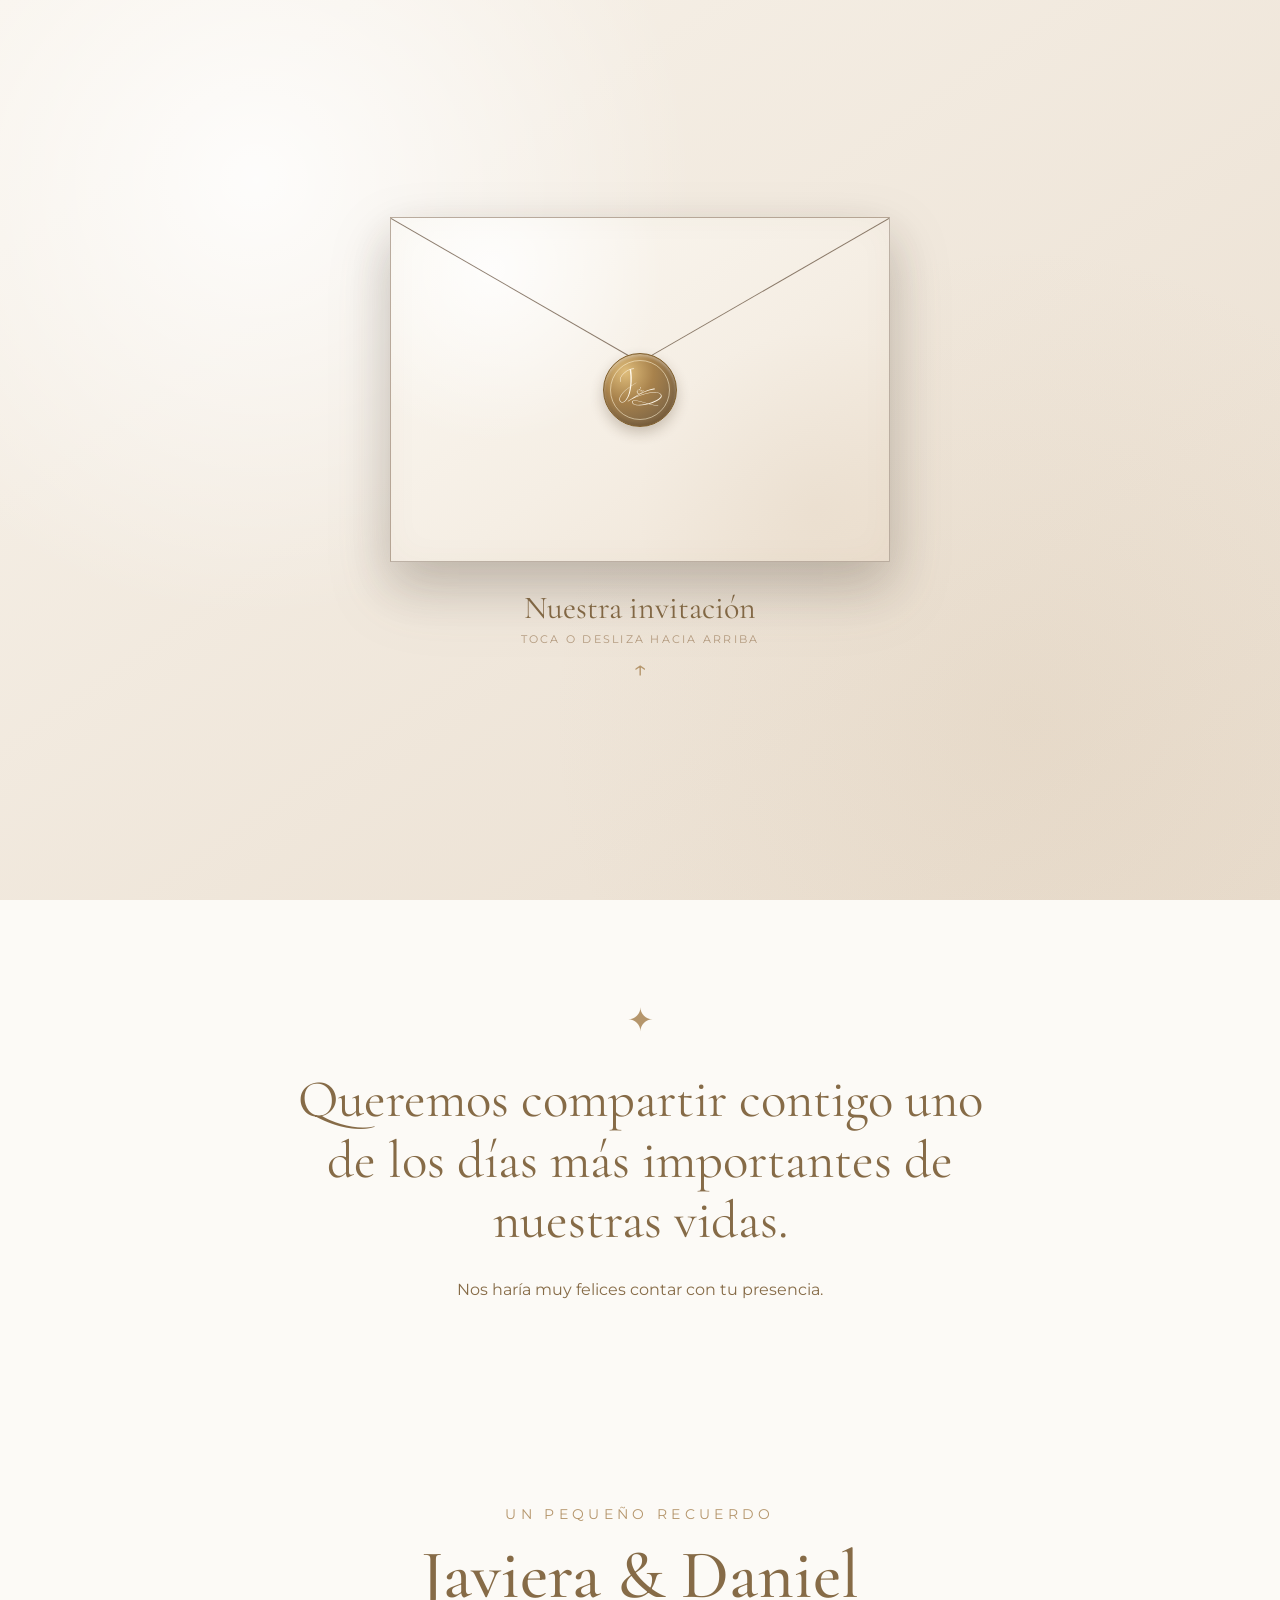
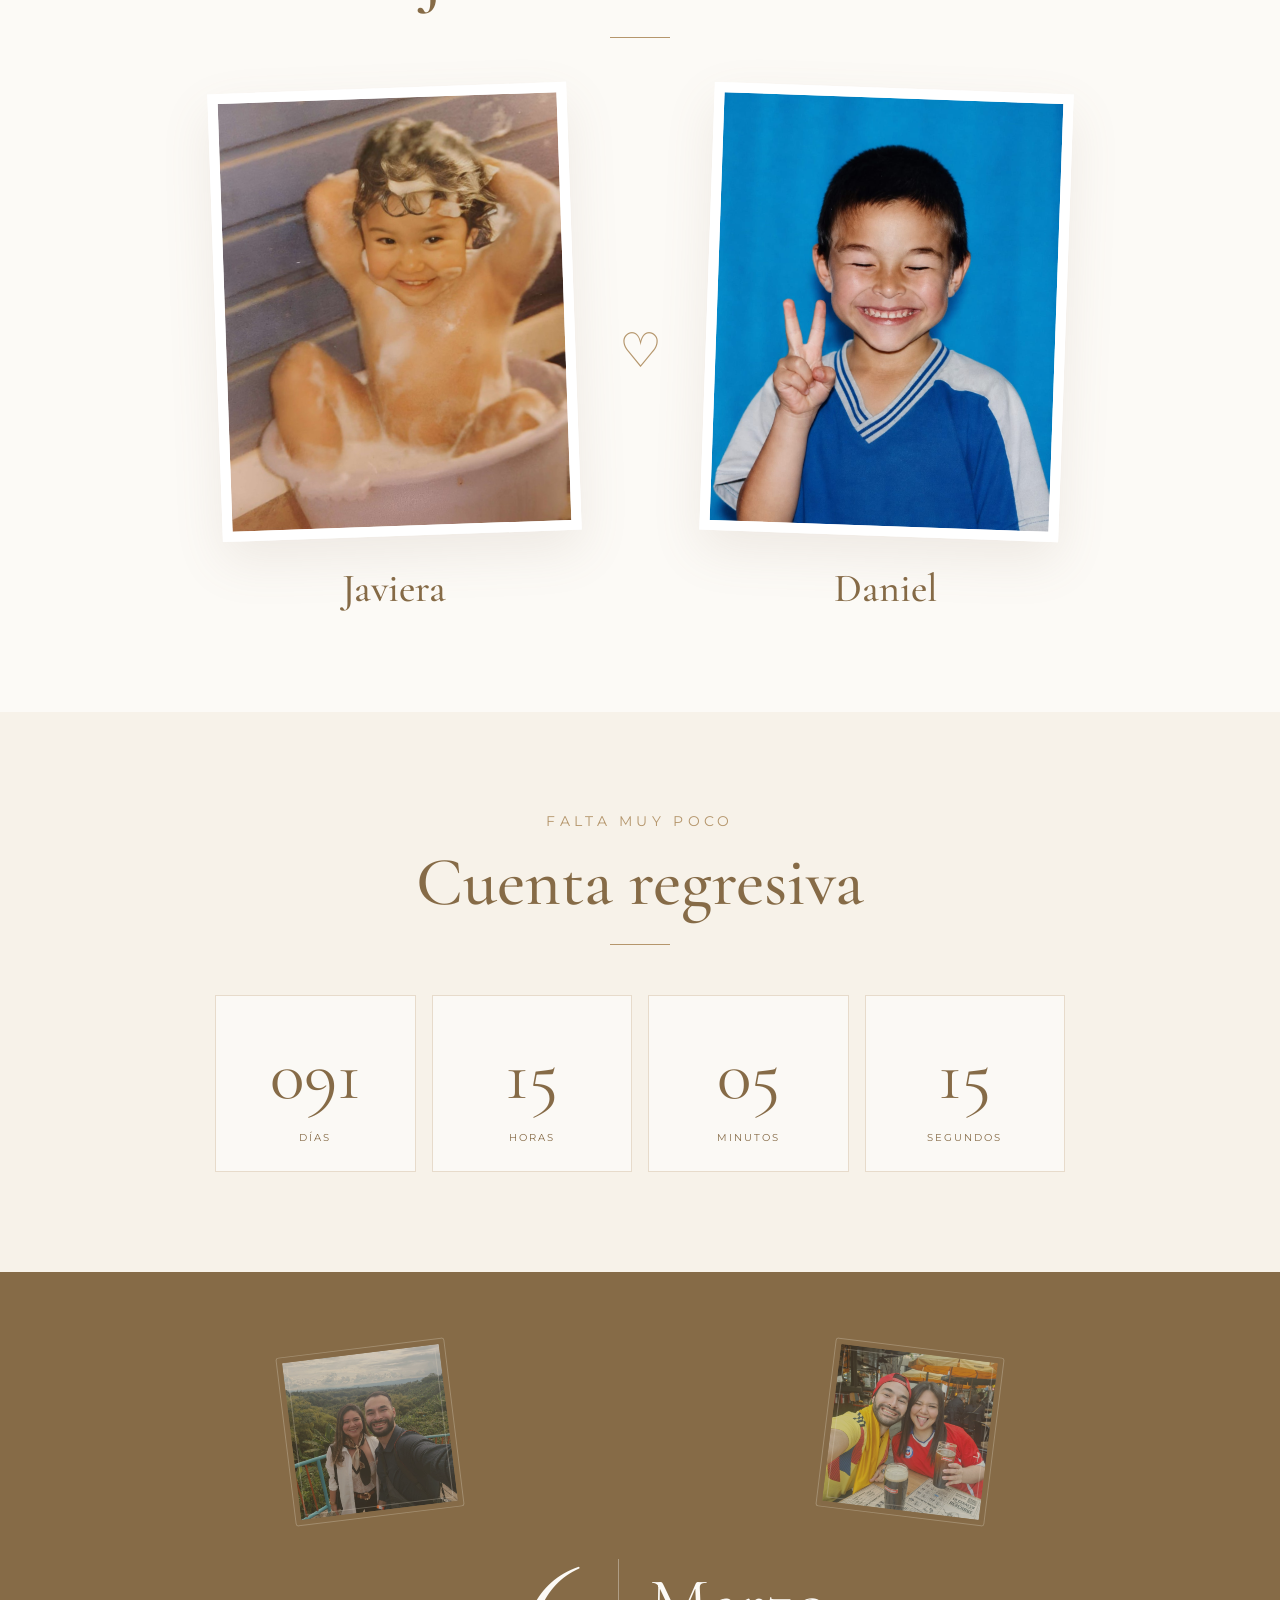
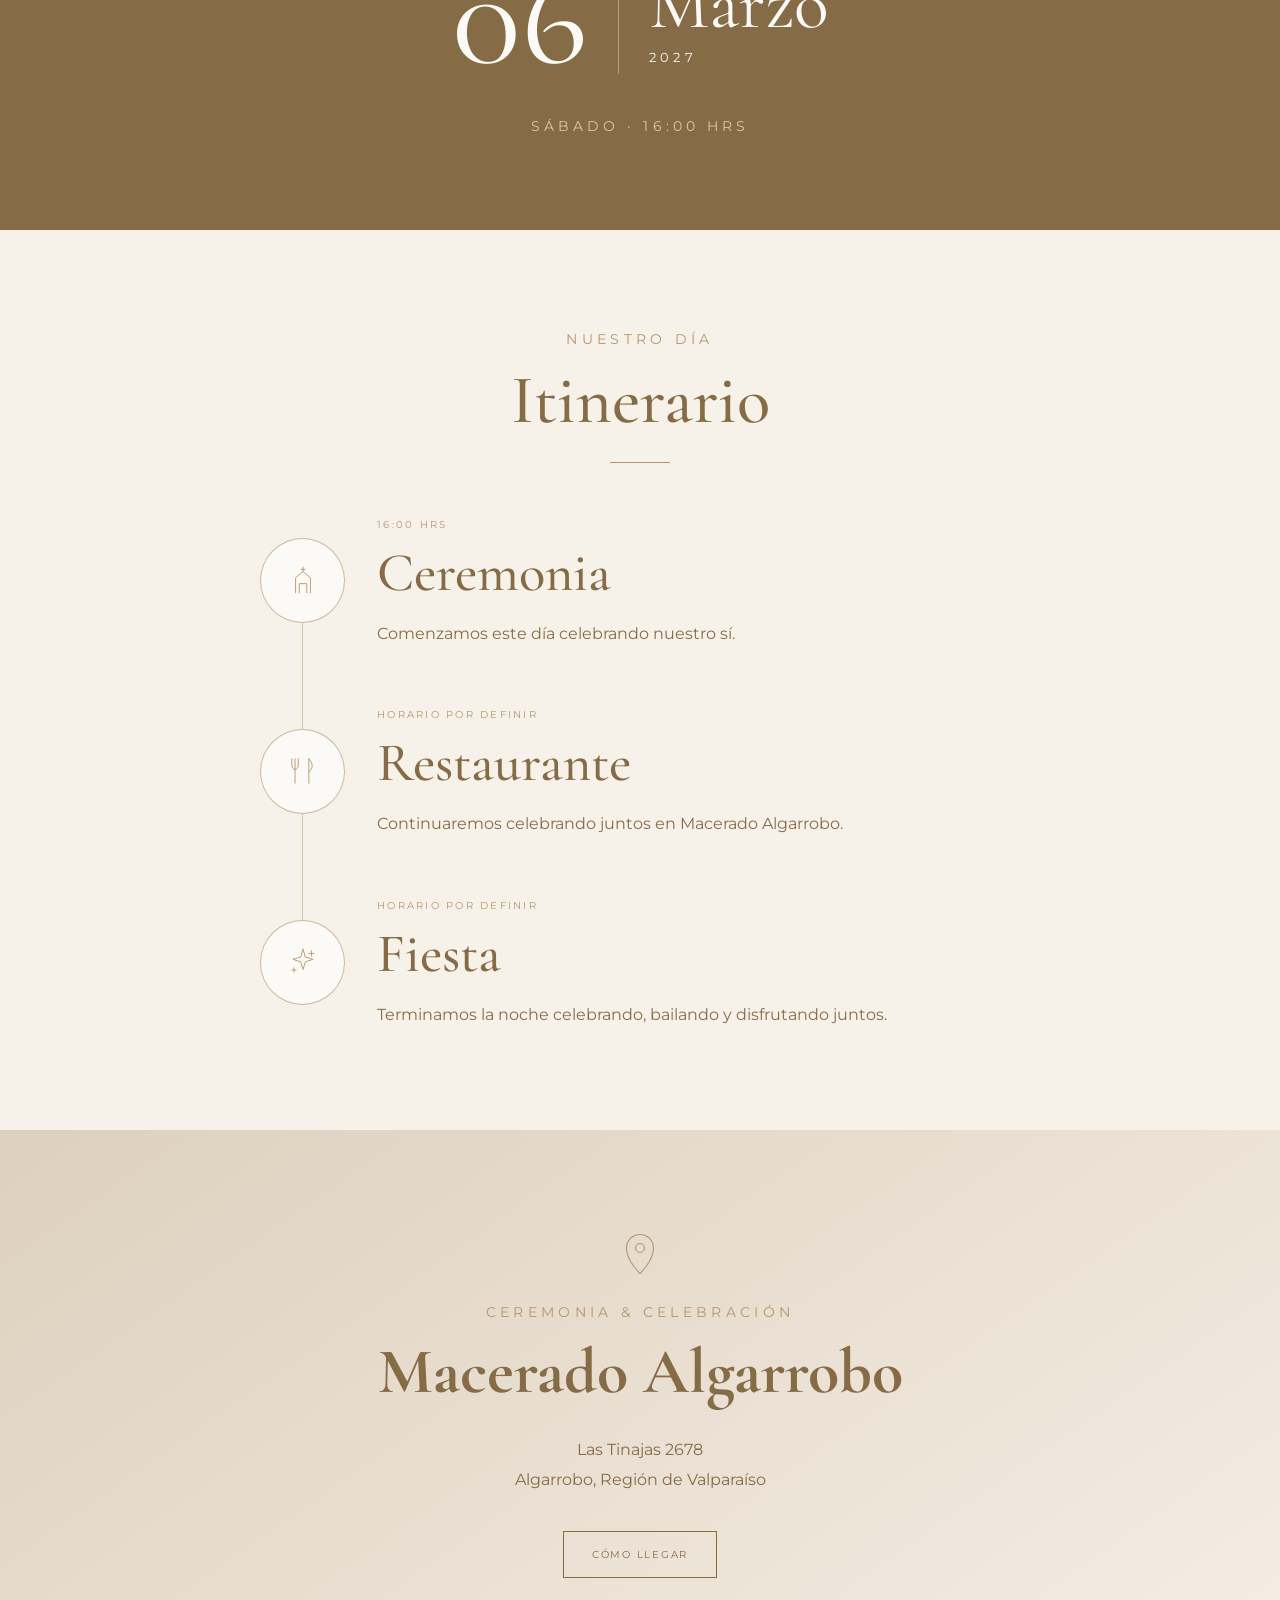
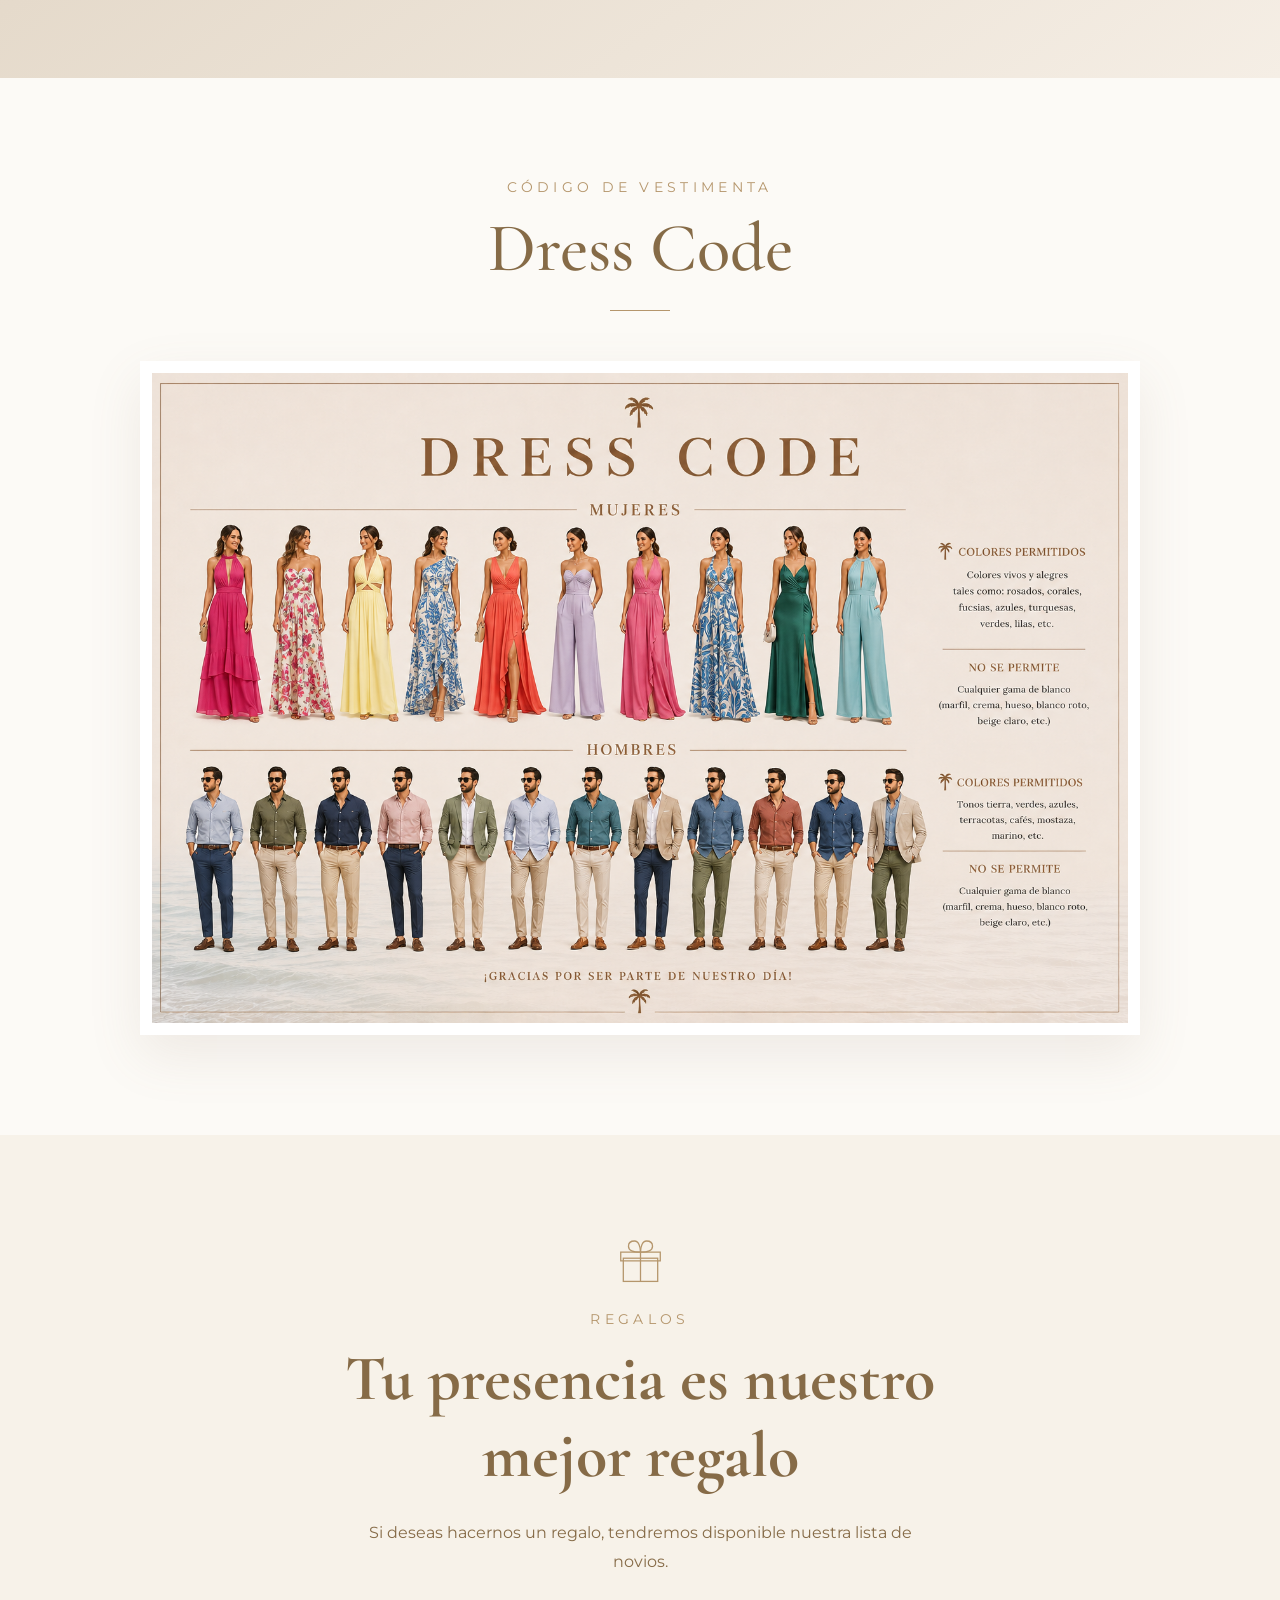
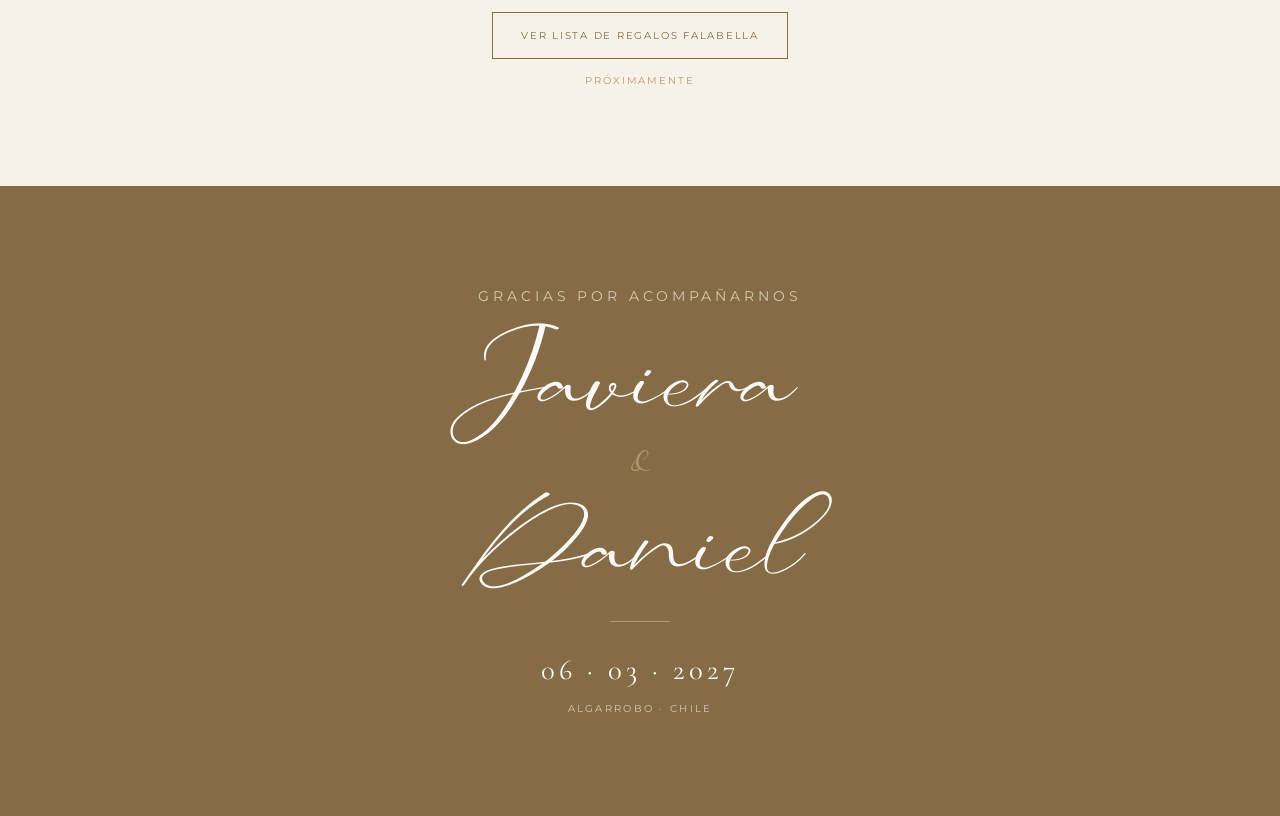
<file: index.html>
<!DOCTYPE html>
<html lang="es">

<head>
  <meta charset="UTF-8">

  <meta
    name="viewport"
    content="width=device-width, initial-scale=1.0"
  >

  <title>Javiera & Daniel | 06.03.2027</title>

  <!-- TIPOGRAFÍAS -->
  <link rel="preconnect" href="https://fonts.googleapis.com">

  <link
    rel="preconnect"
    href="https://fonts.gstatic.com"
    crossorigin
  >

  <link
    href="https://fonts.googleapis.com/css2?family=Cormorant+Garamond:wght@400;500;600&family=Montserrat:wght@300;400;500;600&display=swap"
    rel="stylesheet"
  >

  <!-- CSS -->
  <link rel="stylesheet" href="Style.css">

</head>

<body>


  <!-- ==================================================
       PANTALLA INICIAL / SOBRE
  =================================================== -->

  <div
    class="card-opening-screen"
    id="cardOpeningScreen"
  >

    <div class="wedding-card-wrapper">

      <div
        class="wedding-card"
        id="weddingCard"
      >

        <!-- SOBRE -->
        <div
          class="card-cover"
          id="cardCover"
        >

          <div class="envelope-paper"></div>

          <!-- LÍNEAS CAFÉ -->
          <div class="envelope-line line-left"></div>
          <div class="envelope-line line-right"></div>
          <div class="envelope-line line-bottom-left"></div>
          <div class="envelope-line line-bottom-right"></div>

          <!-- SELLO DORADO -->
          <button
            class="gold-seal"
            id="goldSeal"
            type="button"
            aria-label="Abrir invitación"
          >

            <span class="seal-letter seal-j">
              J
            </span>

            <span class="seal-amp">
              &
            </span>

            <span class="seal-letter seal-d">
              D
            </span>

          </button>

        </div>

      </div>


      <!-- INDICACIÓN -->

      <div class="opening-instruction">

        <p>
          Nuestra invitación
        </p>

        <small>
          Toca o desliza hacia arriba
        </small>

        <div class="opening-arrow">
          ↑
        </div>

      </div>

    </div>

  </div>



  <!-- ==================================================
       PORTADA PRINCIPAL
  =================================================== -->

  <header class="hero">

    <div class="hero-frame"></div>

    <div class="hero-content">

      <p class="hero-small">
        Nos casamos
      </p>

      <h1>
        Javiera

        <span>&</span>

        Daniel
      </h1>

      <div class="hero-line"></div>

      <p class="hero-date">
        06 · 03 · 2027
      </p>

      <p class="hero-time">
        16:00 hrs
      </p>

      <a
        href="#contador"
        class="hero-scroll"
      >
        Ver invitación

        <span>↓</span>
      </a>

    </div>

  </header>



  <main>


    <!-- ==================================================
         MENSAJE
    =================================================== -->

    <section class="intro">

      <div class="container">

        <span class="decorative-symbol">
          ✦
        </span>

        <p class="intro-text">
          Queremos compartir contigo
          uno de los días más importantes
          de nuestras vidas.
        </p>

        <p class="intro-secondary">
          Nos haría muy felices
          contar con tu presencia.
        </p>

      </div>

    </section>



    <!-- ==================================================
         FOTOS DE NIÑOS
    =================================================== -->

    <section class="childhood-section">

      <div class="container">

        <div class="section-title">

          <p>
            Un pequeño recuerdo
          </p>

          <h2>
            Javiera & Daniel
          </h2>

          <div class="title-line"></div>

        </div>


        <div class="childhood-grid">


          <!-- JAVIERA -->

          <div class="child-card">

            <div class="photo-placeholder">
              <img src="Img/Javiera2.jpeg" alt="Foto Javiera"></img>
            </div>

            <h3>
              Javiera
            </h3>

          </div>


          <div class="child-heart">
            ♡
          </div>


          <!-- DANIEL -->

          <div class="child-card">

            <div class="photo-placeholder">
              <img src="Img/Daniel.jpeg" alt="Foto Daniel"></img>
            </div>

            <h3>
              Daniel
            </h3>

          </div>

        </div>

      </div>

    </section>



    <!-- ==================================================
         CUENTA REGRESIVA
    =================================================== -->

    <section
      id="contador"
      class="countdown-section"
    >

      <div class="container">

        <div class="section-title">

          <p>
            Falta muy poco
          </p>

          <h2>
            Cuenta regresiva
          </h2>

          <div class="title-line"></div>

        </div>


        <div class="countdown">

          <div class="countdown-item">

            <span id="days">
              000
            </span>

            <small>
              Días
            </small>

          </div>


          <div class="countdown-item">

            <span id="hours">
              00
            </span>

            <small>
              Horas
            </small>

          </div>


          <div class="countdown-item">

            <span id="minutes">
              00
            </span>

            <small>
              Minutos
            </small>

          </div>


          <div class="countdown-item">

            <span id="seconds">
              00
            </span>

            <small>
              Segundos
            </small>

          </div>

        </div>

      </div>

    </section>



    <!-- ==================================================
         FECHA CON FOTOS
    =================================================== -->

    <section class="date-section">

      <div class="container date-layout">


        <!-- FOTO IZQUIERDA -->

        <div class="date-photo date-photo-left">

          <img
            src="Img/Piojosos3.jpeg"
            alt="Javiera"
          >

        </div>


        <!-- FOTO DERECHA -->

        <div class="date-photo date-photo-right">

          <img
            src="Img/Piojosos1.jpeg"
            alt="Daniel"
          >

        </div>


        <!-- FECHA CENTRAL -->

        <div class="date-center">

          <div class="date-content">

            <span class="date-day">
              06
            </span>

            <div class="date-divider"></div>

            <div class="date-info">

              <span>
                Marzo
              </span>

              <strong>
                2027
              </strong>

            </div>

          </div>

          <p class="date-time">
            Sábado · 16:00 hrs
          </p>

        </div>

      </div>

    </section>



    <!-- ==================================================
         ITINERARIO
    =================================================== -->

    <section class="timeline-section">

      <div class="container">

        <div class="section-title">

          <p>
            Nuestro día
          </p>

          <h2>
            Itinerario
          </h2>

          <div class="title-line"></div>

        </div>


        <div class="timeline">


          <!-- CEREMONIA -->

          <div class="timeline-item">

            <div class="timeline-left">

              <div class="timeline-icon">

                <svg
                  viewBox="0 0 64 64"
                  aria-hidden="true"
                >

                  <path
                    d="M18 54V26l14-12 14 12v28"
                  />

                  <path
                    d="M25 54V37h14v17"
                  />

                  <path
                    d="M32 14V6"
                  />

                  <path
                    d="M28 10h8"
                  />

                </svg>

              </div>

            </div>

            <div class="timeline-info">

              <span class="timeline-hour">
                16:00 hrs
              </span>

              <h3>
                Ceremonia
              </h3>

              <p>
                Comenzamos este día
                celebrando nuestro sí.
              </p>

            </div>

          </div>



          <!-- RESTAURANTE -->

          <div class="timeline-item">

            <div class="timeline-left">

              <div class="timeline-icon">

                <svg
                  viewBox="0 0 64 64"
                  aria-hidden="true"
                >

                  <path d="M17 9v20" />

                  <path
                    d="M11 9v12c0 5 3 8 6 8s6-3 6-8V9"
                  />

                  <path d="M17 29v26" />

                  <path d="M43 9v46" />

                  <path
                    d="M43 9c8 8 9 18 0 25"
                  />

                </svg>

              </div>

            </div>

            <div class="timeline-info">

              <span class="timeline-hour">
                Horario por definir
              </span>

              <h3>
                Restaurante
              </h3>

              <p>
                Continuaremos celebrando juntos
                en Macerado Algarrobo.
              </p>

            </div>

          </div>



          <!-- FIESTA -->

          <div class="timeline-item">

            <div class="timeline-left">

              <div class="timeline-icon">

                <svg
                  viewBox="0 0 64 64"
                  aria-hidden="true"
                >

                  <path
                    d="M32 8l4.5 14.5L51 27l-14.5 4.5L32 46l-4.5-14.5L13 27l14.5-4.5z"
                  />

                  <path d="M48 11v10" />

                  <path d="M43 16h10" />

                  <path d="M15 43v8" />

                  <path d="M11 47h8" />

                </svg>

              </div>

            </div>

            <div class="timeline-info">

              <span class="timeline-hour">
                Horario por definir
              </span>

              <h3>
                Fiesta
              </h3>

              <p>
                Terminamos la noche
                celebrando, bailando
                y disfrutando juntos.
              </p>

            </div>

          </div>

        </div>

      </div>

    </section>



    <!-- ==================================================
         UBICACIÓN
    =================================================== -->

    <section class="location-section">

      <div class="container">

        <div class="location-symbol">

          <svg viewBox="0 0 64 64">

            <path
              d="M32 58s18-17 18-34A18 18 0 0 0 14 24c0 17 18 34 18 34z"
            />

            <circle
              cx="32"
              cy="24"
              r="6"
            />

          </svg>

        </div>

        <p class="location-small">
          Ceremonia & celebración
        </p>

        <h2>
          Macerado Algarrobo
        </h2>

        <p class="location-address">
          Las Tinajas 2678
          <br>
          Algarrobo, Región de Valparaíso
        </p>

        <a
          href="https://www.google.com/maps/search/?api=1&query=Macerado+Algarrobo+Las+Tinajas+2678"
          target="_blank"
          rel="noopener noreferrer"
          class="main-button"
        >
          Cómo llegar
        </a>

      </div>

    </section>



    <!-- ==================================================
         DRESS CODE
    =================================================== -->

    <section class="dress-section">

      <div class="container">

        <div class="section-title">

          <p>
            Código de vestimenta
          </p>

          <h2>
            Dress Code
          </h2>

          <div class="title-line"></div>

        </div>


        <div class="dress-image-container">

          <img
            src="Img/imagen dress code.png"
            alt="Dress Code Javiera y Daniel"
            id="dressCodeImage"
          >

        </div>

      </div>

    </section>



    <!-- ==================================================
         REGALOS
    =================================================== -->

    <section class="gift-section">

      <div class="container">

        <div class="gift-icon">

          <svg viewBox="0 0 64 64">

            <rect
              x="12"
              y="27"
              width="40"
              height="27"
            />

            <path d="M9 20h46v10H9z" />

            <path d="M32 20v34" />

            <path
              d="M32 20c-8 0-14-2-14-7 0-4 3-6 7-6 5 0 7 7 7 13z"
            />

            <path
              d="M32 20c8 0 14-2 14-7 0-4-3-6-7-6-5 0-7 7-7 13z"
            />

          </svg>

        </div>

        <p class="gift-small">
          Regalos
        </p>

        <h2>
          Tu presencia es nuestro mejor regalo
        </h2>

        <p class="gift-text">
          Si deseas hacernos un regalo,
          tendremos disponible nuestra
          lista de novios.
        </p>

        <button
          id="giftButton"
          class="main-button"
          type="button"
        >
          Ver lista de regalos Falabella
        </button>

        <p class="gift-pending">
          Próximamente
        </p>

      </div>

    </section>



    <!-- ==================================================
         CIERRE
    =================================================== -->

    <footer class="footer">

      <div class="container">

        <p class="footer-small">
          Gracias por acompañarnos
        </p>

        <h2>
          Javiera

          <span>&</span>

          Daniel
        </h2>

        <div class="footer-line"></div>

        <p class="footer-date">
          06 · 03 · 2027
        </p>

        <p class="footer-place">
          Algarrobo · Chile
        </p>

      </div>

    </footer>


  </main>


  <!-- JAVASCRIPT -->
  <script src="Script.js"></script>

</body>

</html>
</file>
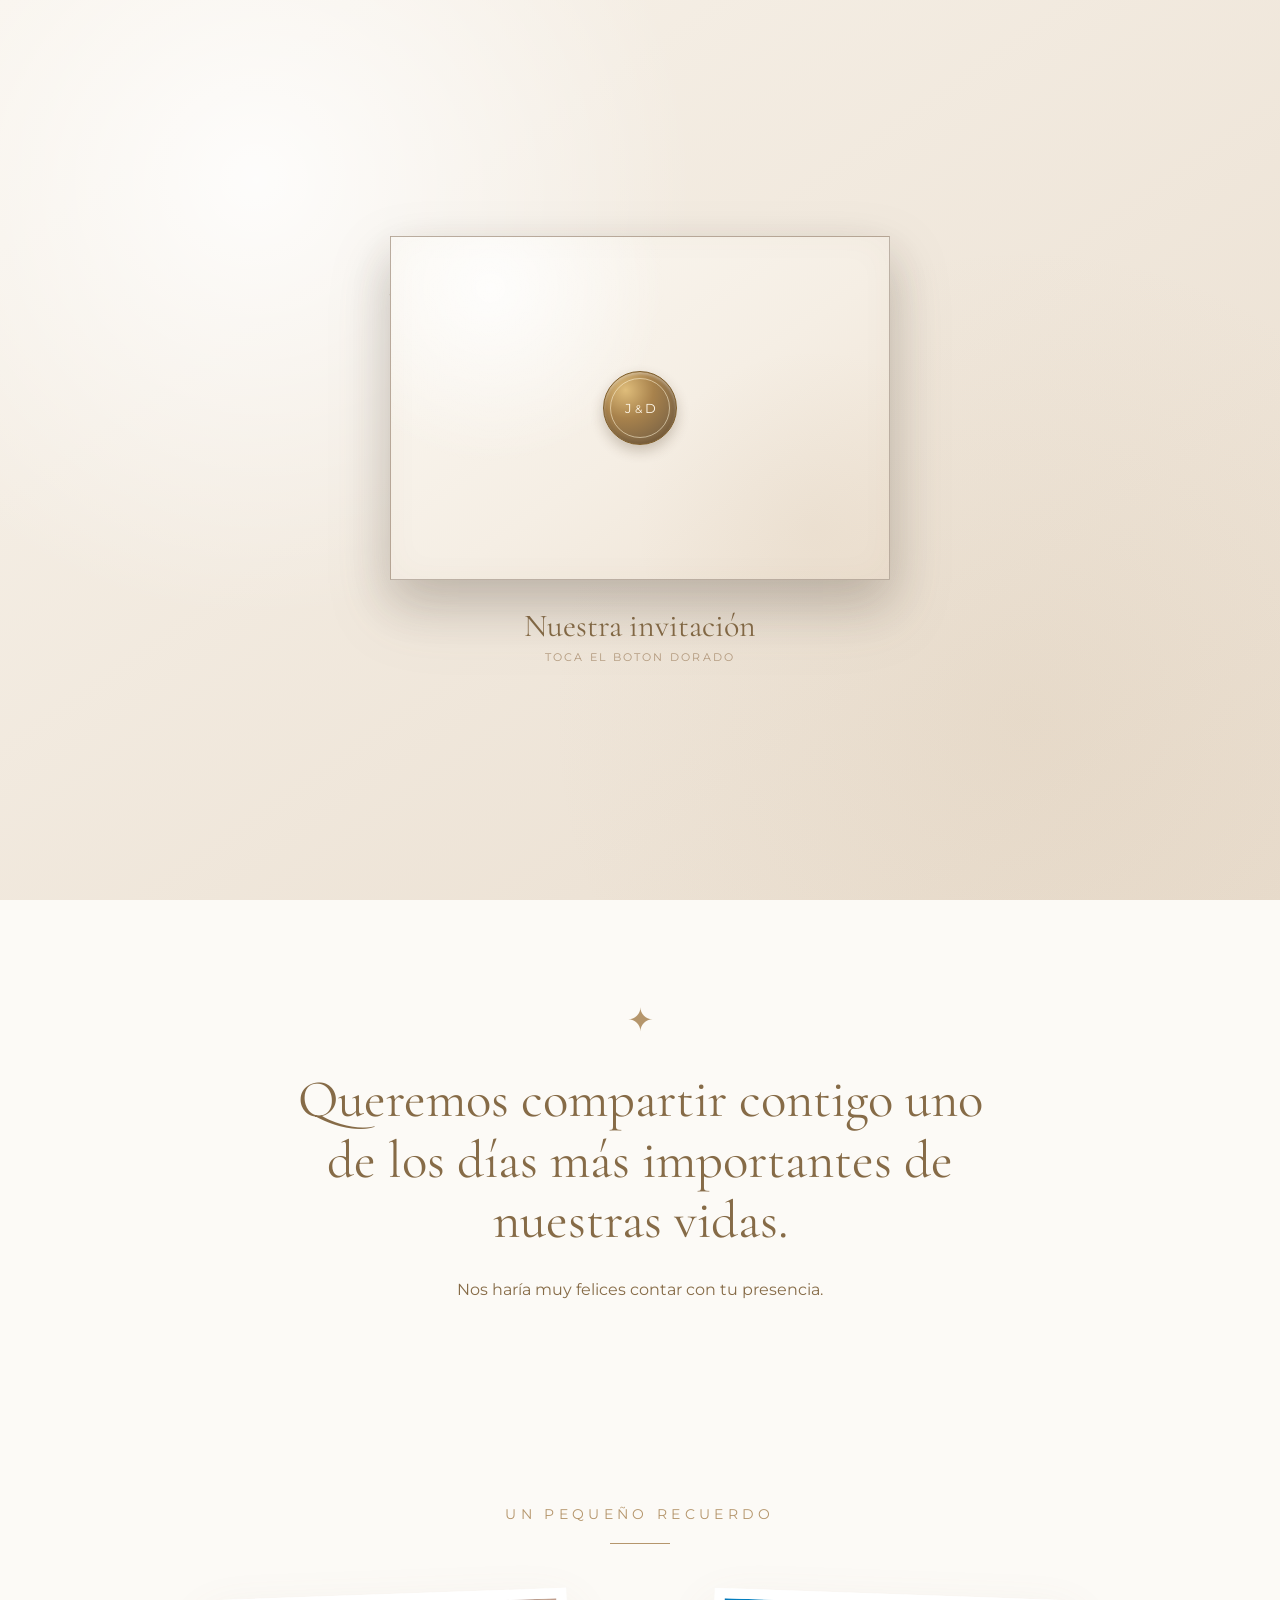
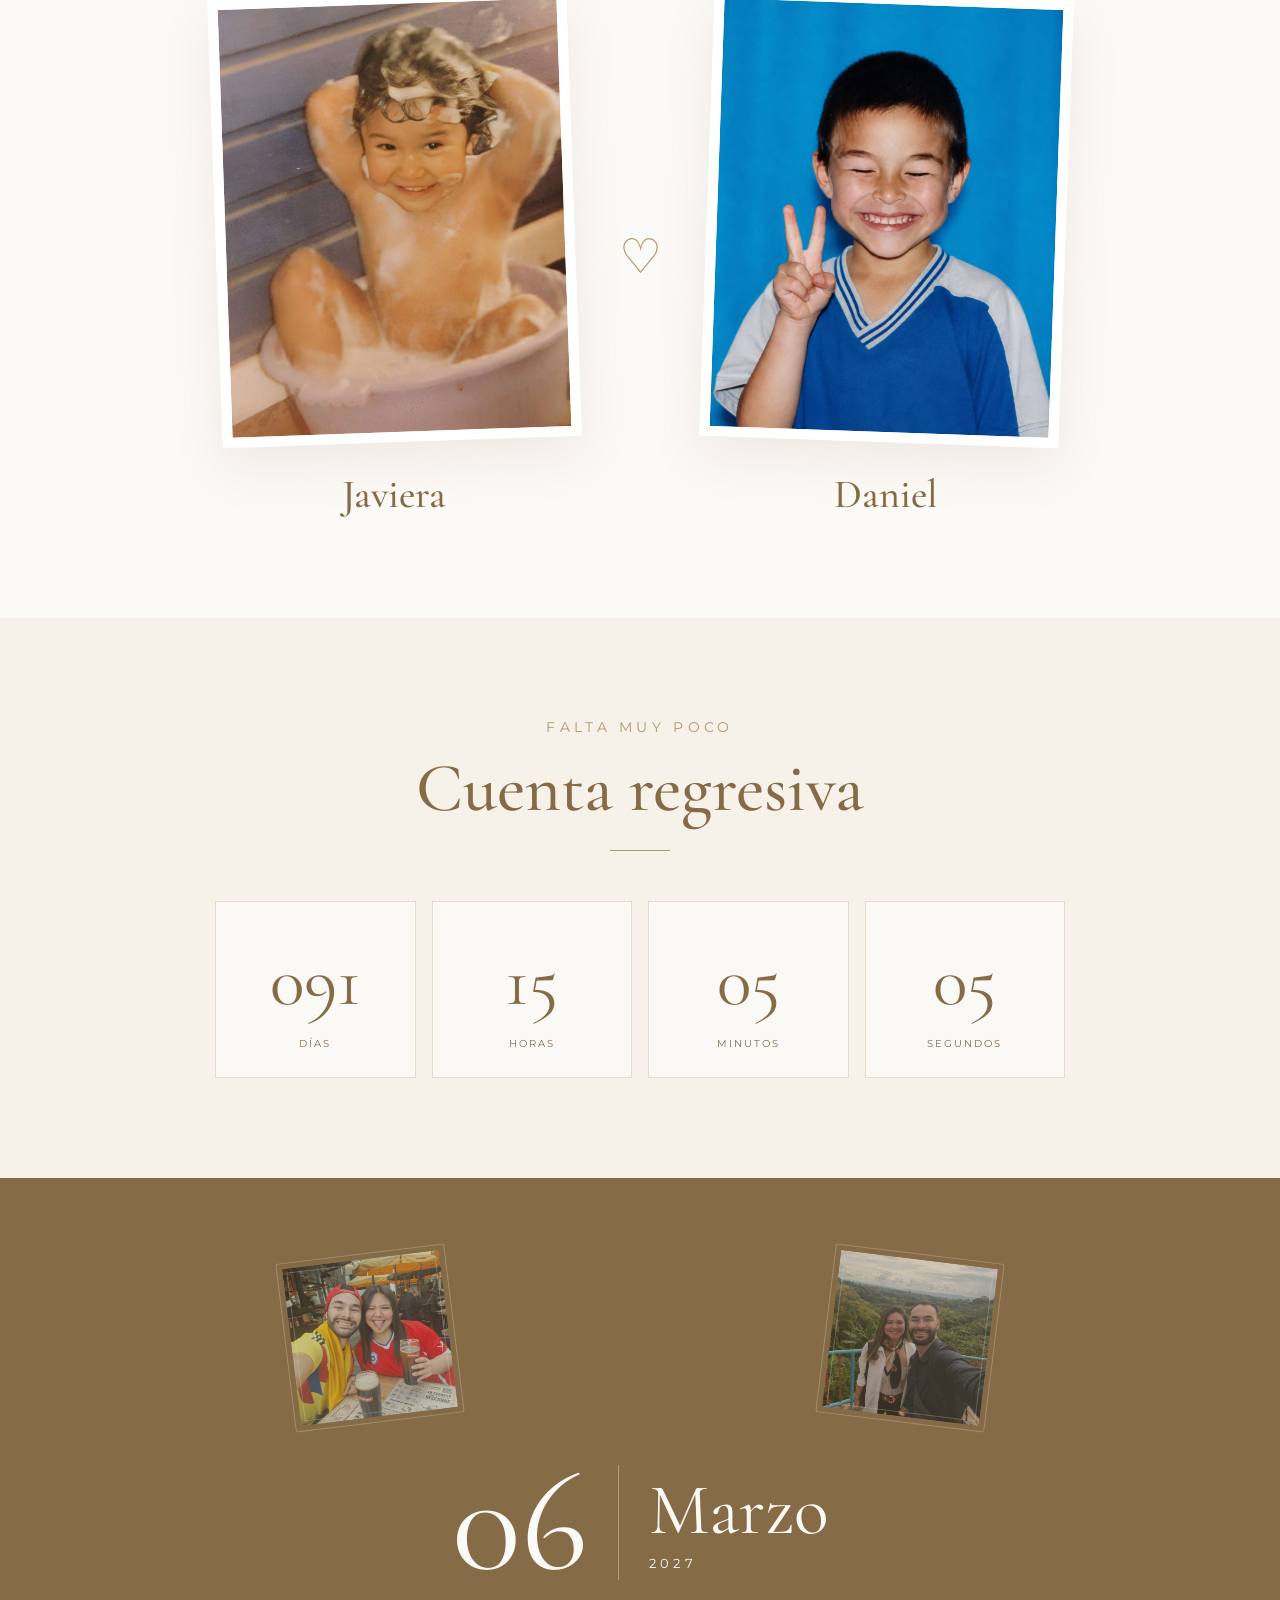
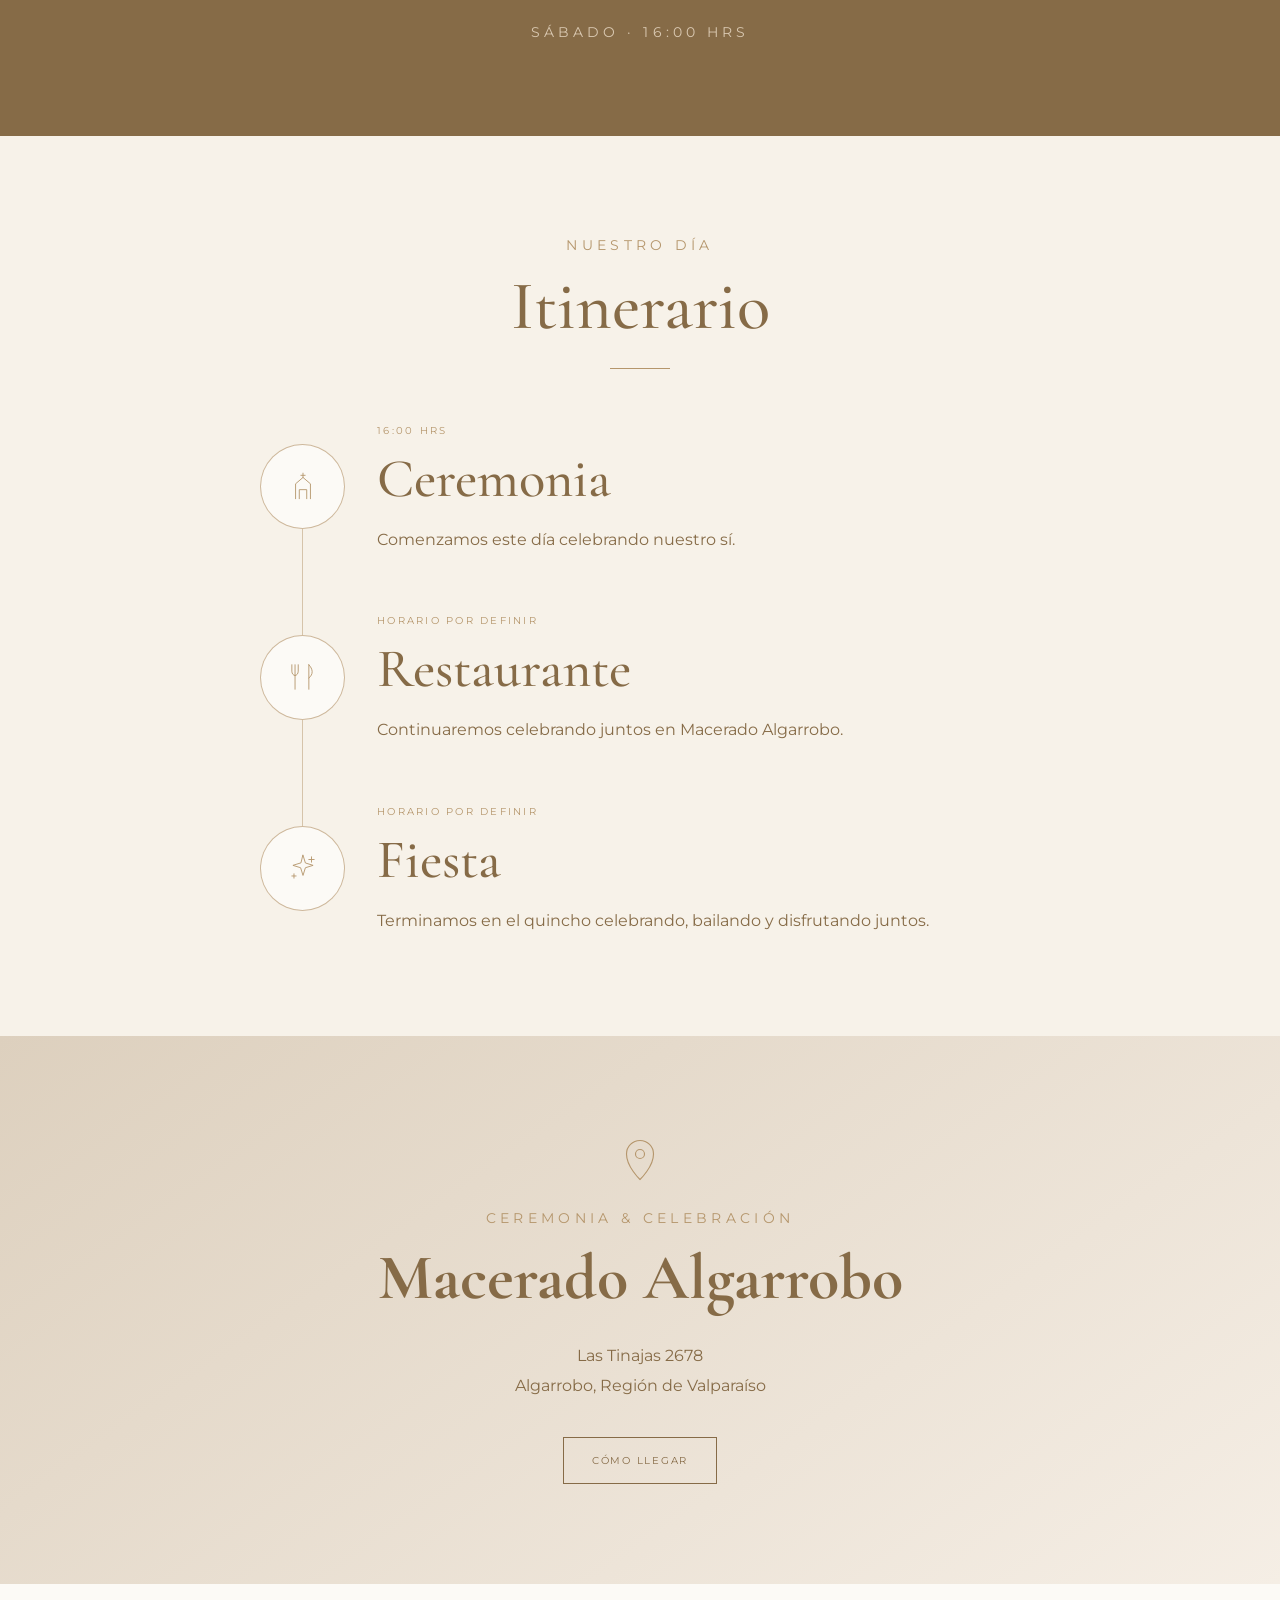
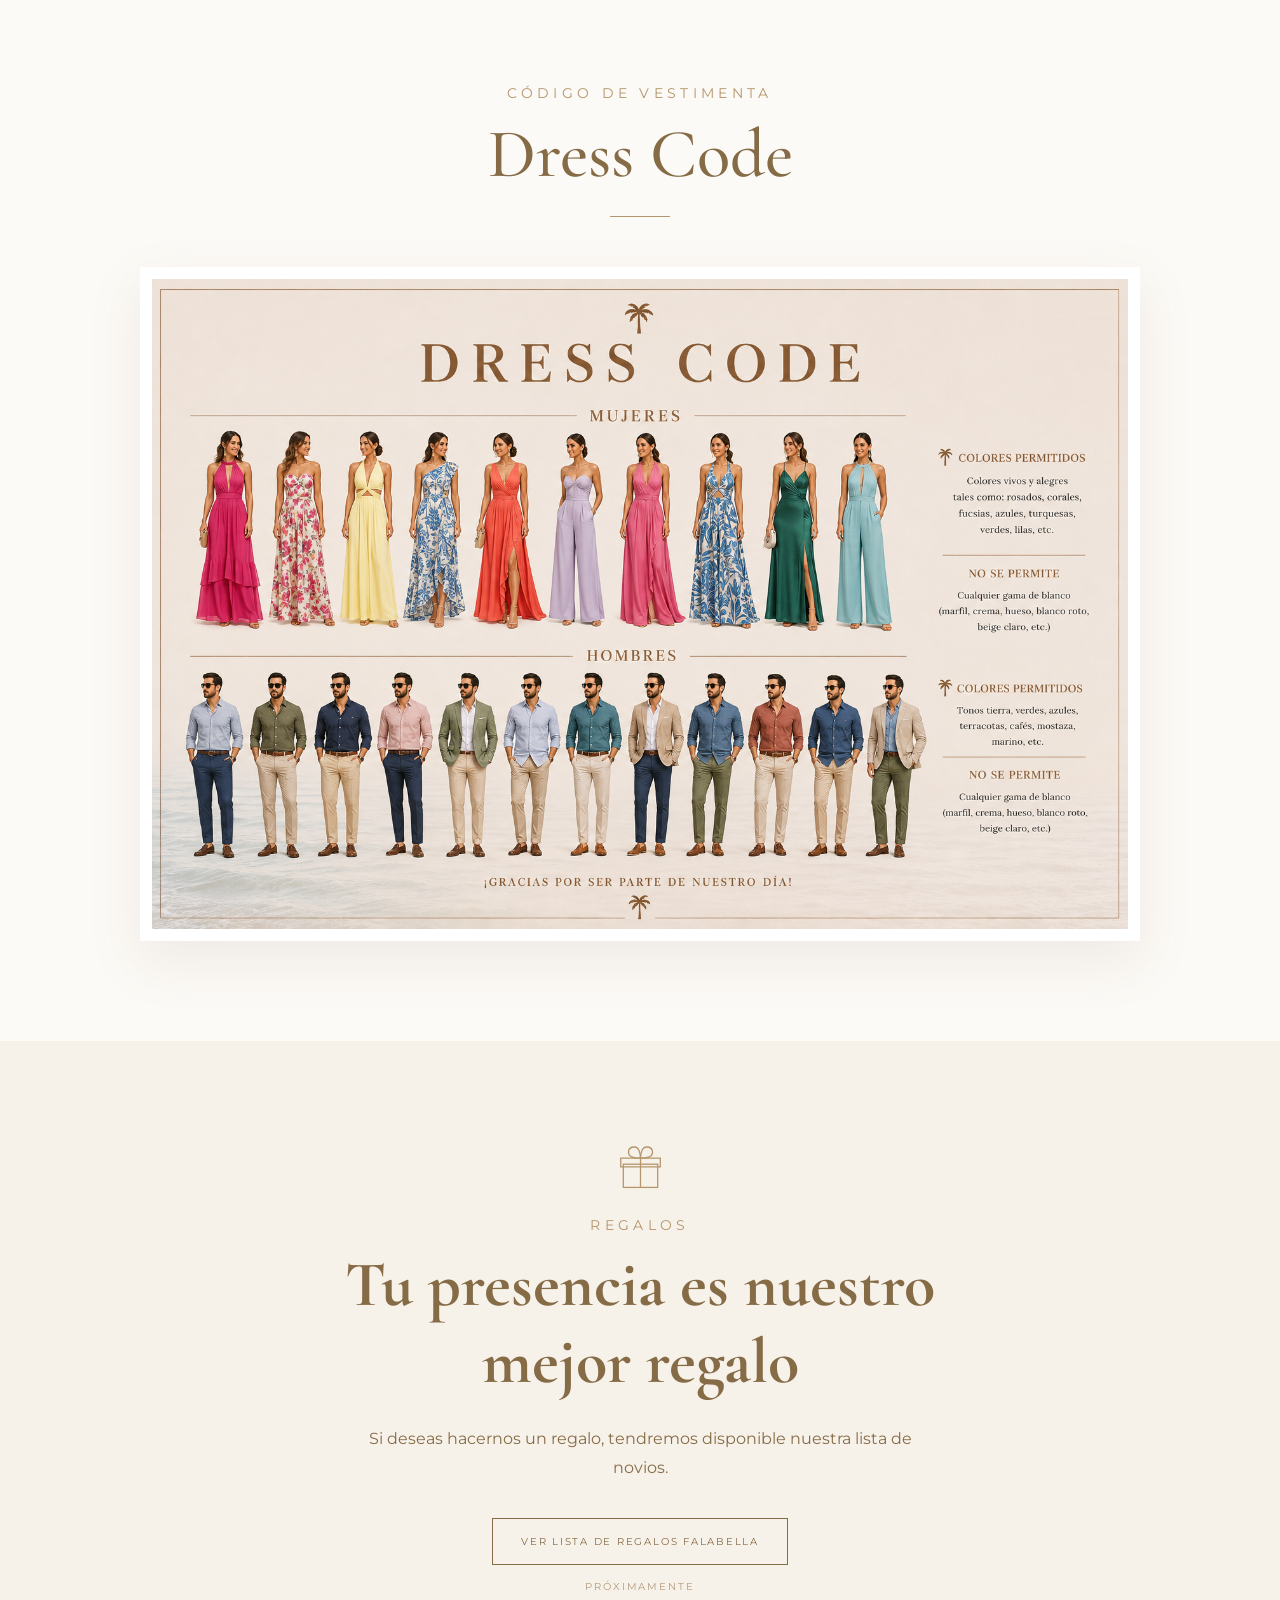
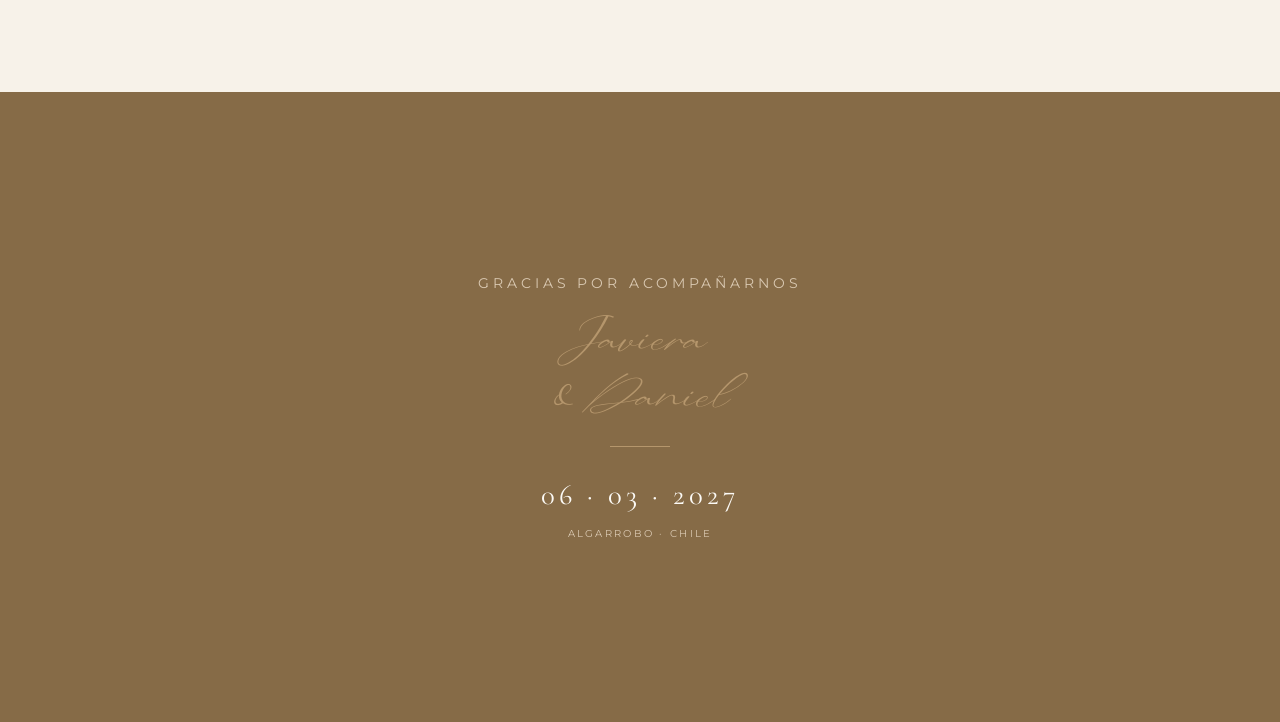
<file: Invitacion.html>
<!DOCTYPE html>
<html lang="es">

<head>
  <meta charset="UTF-8">

  <meta
    name="viewport"
    content="width=device-width, initial-scale=1.0"
  >

  <title>Javiera & Daniel | 06.03.2027</title>

  <!-- TIPOGRAFÍAS -->
  <link rel="preconnect" href="Calligraphy.otf">

  <link
    rel="preconnect"
    href="https://fonts.gstatic.com"
    crossorigin
  >

  <link
    href="https://fonts.googleapis.com/css2?family=Cormorant+Garamond:wght@400;500;600&family=Montserrat:wght@300;400;500;600&display=swap"
    rel="stylesheet"
  >

  <!-- CSS -->
  <link rel="stylesheet" href="Style.css">

</head>

<body>


  <!-- ==================================================
       PANTALLA INICIAL / SOBRE
  =================================================== -->

  <div
    class="card-opening-screen"
    id="cardOpeningScreen"
  >

    <div class="wedding-card-wrapper">

      <div
        class="wedding-card"
        id="weddingCard"
      >

  <!-- ==============================
  INTERIOR DE LA INVITACIÓN
  =============================== -->
  <div class="card-inside">
    <div class="card-inside-content">
      <p class="inside-small">
        CON MUCHO AMOR
      </p>

      <p class="inside-intro">
      Tenemos el agrado de invitarte
      a celebrar junto a nosotros
      </p>

       <h2 class="couple-name">
         <span class="name-first">Javiera</span>
        <span class="name-second">& Daniel</span>
       </h2>

        <p class="inside-date">
        06 · MARZO · 2027
        </p>

        <p class="inside-time">
        16:00 HRS
        </p>

        <p class="inside-place">
        ALGARROBO · CHILE
        </p>

            <button
              class="enter-invitation-button"
              id="enterInvitationButton"
              type="button"
            >
              Ver invitación
            </button>

          </div>

        </div>


        <!-- ==============================
             SOBRE / TAPA
        =============================== -->

        <div
          class="card-cover"
          id="cardCover"
        >

          <div class="envelope-paper"></div>

          <!-- LÍNEAS CAFÉ -->
          <div class="envelope-line line-bottom-left"></div>
          <div class="envelope-line line-bottom-right"></div>

          <!-- BOTÓN DORADO -->
          <button
            class="gold-seal"
            id="goldSeal"
            type="button"
            aria-label="Abrir invitación"
          >
            <span>J</span>
            <small>&</small>
            <span>D</span>
          </button>

        </div>

      </div>

      <!-- INDICACIÓN -->

      <div class="opening-instruction">

        <p>
          Nuestra invitación
        </p>

        <small>
          Toca el boton dorado
        </small>

      </div>

    </div>

  </div>

  <!-- ==================================================
       PORTADA PRINCIPAL
  =================================================== -->

  <header class="hero">

    <div class="hero-frame"></div>

    <div class="hero-content">

      <p class="hero-small">
        Nos casamos
      </p>

       <h1 class="couple-name">
         <span class="name-first">Javiera</span>
        <span class="name-second">& Daniel</span>
       </h1>

      <div class="hero-line"></div>

      <p class="hero-date">
        06 · 03 · 2027
      </p>

      <p class="hero-time">
        16:00 hrs
      </p>

    </div>

  </header>



  <main>
    <!-- ==================================================
         MENSAJE
    =================================================== -->

    <section class="intro">

      <div class="container">

        <span class="decorative-symbol">
          ✦
        </span>

        <p class="intro-text">
          Queremos compartir contigo
          uno de los días más importantes
          de nuestras vidas.
        </p>

        <p class="intro-secondary">
          Nos haría muy felices
          contar con tu presencia.
        </p>

      </div>

    </section>


    <!-- ==================================================
         FOTOS DE NIÑOS
    =================================================== -->

    <section class="childhood-section">

      <div class="container">

        <div class="section-title">

          <p>
            Un pequeño recuerdo
          </p>

          <div class="title-line"></div>

        </div>

        <div class="childhood-grid">


          <!-- JAVIERA -->

          <div class="child-card">

            <div class="photo-placeholder">
              <img src="Img/Javiera2.jpeg" alt="fotojaviera">
            </div>
            <h3>
              Javiera
            </h3>

          </div>

          <div class="child-heart">
            ♡
          </div>


          <!-- DANIEL -->

          <div class="child-card">

            <div class="photo-placeholder">
              <img src="Img/Daniel.jpeg" alt="fotoDaniel">
            </div>

            <h3>
              Daniel
            </h3>

          </div>

        </div>

      </div>

    </section>

    <!-- ==================================================
         CUENTA REGRESIVA
    =================================================== -->

    <section
      id="contador"
      class="countdown-section"
    >

      <div class="container">

        <div class="section-title">

          <p>
            Falta muy poco
          </p>

          <h2>
            Cuenta regresiva
          </h2>

          <div class="title-line"></div>

        </div>


        <div class="countdown">

          <div class="countdown-item">

            <span id="days">
              000
            </span>

            <small>
              Días
            </small>

          </div>


          <div class="countdown-item">

            <span id="hours">
              00
            </span>

            <small>
              Horas
            </small>

          </div>


          <div class="countdown-item">

            <span id="minutes">
              00
            </span>

            <small>
              Minutos
            </small>

          </div>


          <div class="countdown-item">

            <span id="seconds">
              00
            </span>

            <small>
              Segundos
            </small>

          </div>

        </div>

      </div>

    </section>

    <!-- ==================================================
         FECHA
    =================================================== -->
<section class="date-section">

  <div class="container date-layout">

    <!-- FOTO IZQUIERDA -->
    <div class="date-photo date-photo-left">
      <img
        src="Img/Piojosos1.jpeg"
        alt="Javiera"
      >
    </div>


    <!-- FECHA CENTRAL -->
    <div class="date-center">

      <div class="date-content">

        <span class="date-day">
          06
        </span>

        <div class="date-divider"></div>

        <div class="date-info">

          <span>
            Marzo
          </span>

          <strong>
            2027
          </strong>

        </div>

      </div>

      <p class="date-time">
        Sábado · 16:00 hrs
      </p>

    </div>


    <!-- FOTO DERECHA -->
    <div class="date-photo date-photo-right">
      <img
        src="Img/Piojosos3.jpeg"
        alt="Daniel"
      >
    </div>

  </div>

</section>

    <!-- ==================================================
         ITINERARIO
    =================================================== -->

    <section class="timeline-section">
      <div class="container">
        <div class="section-title">
          <p>
            Nuestro día
          </p>

          <h2>
            Itinerario
          </h2>

          <div class="title-line"></div>

        </div>


        <div class="timeline">


          <!-- CEREMONIA -->

          <div class="timeline-item">

            <div class="timeline-left">

              <div class="timeline-icon">

                <svg
                  viewBox="0 0 64 64"
                  aria-hidden="true"
                >
                  <path d="M18 54V26l14-12 14 12v28" />
                  <path d="M25 54V37h14v17" />
                  <path d="M32 14V6" />
                  <path d="M28 10h8" />
                </svg>

              </div>

            </div>

            <div class="timeline-info">

              <span class="timeline-hour">
                16:00 hrs
              </span>

              <h3>
                Ceremonia
              </h3>

              <p>
                Comenzamos este día
                celebrando nuestro sí.
              </p>

            </div>

          </div>


          <!-- RESTAURANTE -->

          <div class="timeline-item">

            <div class="timeline-left">

              <div class="timeline-icon">

                <svg
                  viewBox="0 0 64 64"
                  aria-hidden="true"
                >

                  <path d="M17 9v20" />

                  <path
                    d="M11 9v12c0 5 3 8 6 8s6-3 6-8V9"
                  />

                  <path d="M17 29v26" />

                  <path d="M43 9v46" />

                  <path
                    d="M43 9c8 8 9 18 0 25"
                  />

                </svg>

              </div>

            </div>

            <div class="timeline-info">

              <span class="timeline-hour">
                Horario por definir
              </span>

              <h3>
                Restaurante
              </h3>

              <p>
                Continuaremos celebrando juntos
                en Macerado Algarrobo.
              </p>

            </div>

          </div>


          <!-- FIESTA -->

          <div class="timeline-item">

            <div class="timeline-left">

              <div class="timeline-icon">

                <svg
                  viewBox="0 0 64 64"
                  aria-hidden="true"
                >

                  <path
                    d="M32 8l4.5 14.5L51 27l-14.5 4.5L32 46l-4.5-14.5L13 27l14.5-4.5z"
                  />

                  <path d="M48 11v10" />
                  <path d="M43 16h10" />
                  <path d="M15 43v8" />
                  <path d="M11 47h8" />

                </svg>

              </div>

            </div>

            <div class="timeline-info">

              <span class="timeline-hour">
                Horario por definir
              </span>

              <h3>
                Fiesta
              </h3>

              <p>
                Terminamos en el quincho
                celebrando, bailando
                y disfrutando juntos.
              </p>

            </div>

          </div>

        </div>

      </div>

    </section>



    <!-- ==================================================
         UBICACIÓN
    =================================================== -->

    <section class="location-section">

      <div class="container">

        <div class="location-symbol">

          <svg viewBox="0 0 64 64">

            <path
              d="M32 58s18-17 18-34A18 18 0 0 0 14 24c0 17 18 34 18 34z"
            />

            <circle
              cx="32"
              cy="24"
              r="6"
            />

          </svg>

        </div>

        <p class="location-small">
          Ceremonia & celebración
        </p>

        <h2>
          Macerado Algarrobo
        </h2>

        <p class="location-address">
          Las Tinajas 2678
          <br>
          Algarrobo, Región de Valparaíso
        </p>

        <a
          href="https://www.google.com/maps/search/?api=1&query=Macerado+Algarrobo+Las+Tinajas+2678"
          target="_blank"
          rel="noopener noreferrer"
          class="main-button"
        >
          Cómo llegar
        </a>

      </div>

    </section>



    <!-- ==================================================
         DRESS CODE
    =================================================== -->

    <section class="dress-section">

      <div class="container">

        <div class="section-title">

          <p>
            Código de vestimenta
          </p>

          <h2>
            Dress Code
          </h2>

          <div class="title-line"></div>

        </div>

        <div class="dress-image-container">

          <img
            src="Img/imagen dress code.png"
            alt="Dress Code Javiera y Daniel"
            id="dressCodeImage"
          >

        </div>

      </div>

    </section>



    <!-- ==================================================
         REGALOS
    =================================================== -->

    <section class="gift-section">

      <div class="container">

        <div class="gift-icon">

          <svg viewBox="0 0 64 64">

            <rect
              x="12"
              y="27"
              width="40"
              height="27"
            />

            <path d="M9 20h46v10H9z" />

            <path d="M32 20v34" />

            <path
              d="M32 20c-8 0-14-2-14-7 0-4 3-6 7-6 5 0 7 7 7 13z"
            />

            <path
              d="M32 20c8 0 14-2 14-7 0-4-3-6-7-6-5 0-7 7-7 13z"
            />

          </svg>

        </div>

        <p class="gift-small">
          Regalos
        </p>

        <h2>
          Tu presencia es nuestro mejor regalo
        </h2>

        <p class="gift-text">
          Si deseas hacernos un regalo,
          tendremos disponible nuestra
          lista de novios.
        </p>

        <button
          id="giftButton"
          class="main-button"
          type="button"
        >
          Ver lista de regalos Falabella
        </button>

        <p class="gift-pending">
          Próximamente
        </p>

      </div>

    </section>

    <!-- ==================================================
         CIERRE
    =================================================== -->
    <footer class="footer">
      <div class="container">
        <p class="footer-small">
          Gracias por acompañarnos
        </p>

       <h2 class="couple-name">
         <span class="name-first">Javiera</span>
        <span class="name-second">& Daniel</span>
       </h2>

        <div class="footer-line"></div>
        <p class="footer-date">
          06 · 03 · 2027
        </p>

        <p class="footer-place">
          Algarrobo · Chile
        </p>
      </div>
    </footer>

  </main>


  <!-- JAVASCRIPT -->
  <script src="Script.js"></script>

</body>
</html>
</file>
<file: Style.css>
/* ======================================================
   FUENTE PERSONALIZADA
====================================================== */

@font-face {
  font-family: "Calligraphy";
  src: url("Calligraphy.otf") format("opentype");
  font-weight: normal;
  font-style: normal;
  font-display: swap;
}


/* ======================================================
   VARIABLES
====================================================== */

:root {
  --crema: #f7f2e9;
  --crema-claro: #fcfaf6;

  --arena: #d9c8b1;
  --arena-oscura: #b39a7e;

  --dorado: #b5966c;
  --dorado-oscuro: #8f704c;

  --cafe: #866b47;
  --cafe-oscuro: #866b47;

  --blanco: #ffffff;

  --fuente-script:
    "Calligraphy",
    cursive;

  --fuente-titulos:
    "Cormorant Garamond",
    Georgia,
    serif;

  --fuente-texto:
    "Montserrat",
    Arial,
    sans-serif;

  --sombra:
    0 20px 50px
    rgba(139, 115, 97, 0.12);
}


/* ======================================================
   RESET GENERAL
====================================================== */

*,
*::before,
*::after {
  margin: 0;
  padding: 0;
  box-sizing: border-box;
}


html {
  width: 100%;
  max-width: 100%;

  scroll-behavior: smooth;

  overflow-x: hidden;
}


body {
  width: 100%;
  min-width: 0;
  max-width: 100%;

  margin: 0;
  padding: 0;

  font-family:
    var(--fuente-texto);

  background:
    var(--crema-claro);

  color:
    var(--cafe-oscuro);

  overflow-x: hidden;
}


main,
header,
footer,
section {
  display: block;

  width: 100%;
  max-width: 100%;

  margin-left: 0;
  margin-right: 0;
}


img {
  display: block;

  max-width: 100%;
}


a {
  text-decoration: none;
}


button {
  font-family: inherit;
}


/* ======================================================
   GENERAL
====================================================== */

.container {
  width:
    min(
      1100px,
      calc(100% - 40px)
    );

  margin-left: auto;
  margin-right: auto;
}


section {
  padding:
    100px 0;
}


/* ======================================================
   PANTALLA INICIAL
====================================================== */

.card-opening-screen {
  position: fixed;

  inset: 0;

  width: 100%;
  height: 100%;

  z-index: 99999;

  display: flex;

  flex-direction: column;

  align-items: center;
  justify-content: center;

  padding: 25px;

  overflow: hidden;

  background:
    radial-gradient(
      circle at 20% 20%,
      rgba(255, 255, 255, 0.85),
      transparent 35%
    ),
    radial-gradient(
      circle at 80% 80%,
      rgba(181, 150, 108, 0.10),
      transparent 38%
    ),
    linear-gradient(
      145deg,
      #f8f3eb,
      #e9ddce
    );

  transition:
    opacity 1s ease,
    visibility 1s ease;
}


.card-opening-screen.finished {
  opacity: 0;

  visibility: hidden;

  pointer-events: none;
}


/* ======================================================
   CONTENEDOR DEL SOBRE
====================================================== */

.wedding-card-wrapper {
  width:
    min(
      500px,
      88vw
    );

  max-width: 100%;

  perspective:
    1500px;
}


.wedding-card {
  position: relative;

  width: 100%;

  aspect-ratio:
    1.45 / 1;

  filter:
    drop-shadow(
      0 24px 28px
      rgba(68, 55, 45, 0.18)
    );
}


/* ======================================================
   SOBRE
====================================================== */

.card-cover {
  position: absolute;

  inset: 0;

  z-index: 5;

  overflow: hidden;

  cursor: pointer;

  background:
    linear-gradient(
      145deg,
      #fbf8f2 0%,
      #f5eee4 55%,
      #eee2d3 100%
    );

  border:
    1px solid
    rgba(95, 72, 51, 0.40);

  box-shadow:
    0 20px 45px
    rgba(68, 55, 45, 0.14),
    inset 0 0 35px
    rgba(110, 83, 55, 0.035);

  transform:
    translateY(0);

  transition:
    transform 1.25s
    cubic-bezier(
      .22,
      1,
      .36,
      1
    )
    .18s,

    opacity .75s
    ease .18s;
}


/* ======================================================
   PAPEL DEL SOBRE
====================================================== */

.envelope-paper {
  position: absolute;

  inset: 0;

  pointer-events: none;

  background:
    radial-gradient(
      circle at 20% 15%,
      rgba(255, 255, 255, 0.82),
      transparent 35%
    ),
    radial-gradient(
      circle at 85% 85%,
      rgba(170, 140, 100, 0.07),
      transparent 35%
    );
}


/* ======================================================
   LÍNEAS DEL SOBRE
====================================================== */

.envelope-line {
  position: absolute;

  z-index: 3;

  height: 1px;

  background:
    rgba(91, 68, 48, 0.68);

  transition:
    opacity .35s ease;
}


/* ARRIBA IZQUIERDA */

.line-left {
  width: 58%;

  left: 0;
  top: 0;

  transform-origin:
    left center;

  transform:
    rotate(30deg);
}


/* ARRIBA DERECHA */

.line-right {
  width: 58%;

  right: 0;
  top: 0;

  transform-origin:
    right center;

  transform:
    rotate(-30deg);
}


/* OCULTAR LÍNEAS DE ABAJO */

.line-bottom-left,
.line-bottom-right {
  display: none;
}


/* ======================================================
   SELLO DORADO
====================================================== */

.gold-seal {
  position: absolute;

  left: 50%;
  top: 50%;

  z-index: 20;

  width: 74px;
  height: 74px;

  transform:
    translate(-50%, -50%);

  border:
    1px solid #80602e;

  border-radius:
    50%;

  color:
    #fff8ea;

  background:
    radial-gradient(
      circle at 30% 25%,
      #dfbd7b 0%,
      #a8824c 38%,
      #866b47 70%,
      #705534 100%
    );

  box-shadow:
    0 6px 13px
    rgba(68, 45, 21, 0.24),

    inset 0 2px 3px
    rgba(255, 255, 255, 0.38),

    inset 0 -2px 4px
    rgba(70, 45, 20, 0.22);

  cursor: pointer;

  transition:
    transform .3s ease,
    opacity .35s ease,
    box-shadow .3s ease;
}


.gold-seal::before {
  content: "";

  position: absolute;

  inset: 6px;

  border:
    1px solid
    rgba(255, 244, 215, 0.55);

  border-radius:
    50%;
}


/* ======================================================
   MONOGRAMA
====================================================== */

.seal-letter,
.seal-amp {
  position: absolute;

  z-index: 2;

  color:
    #fff8ea;

  font-family:
    var(--fuente-script);
}


.seal-j {
  left: 18px;
  top: 14px;

  font-size:
    1.65rem;

  transform:
    rotate(-22deg);
}


.seal-d {
  right: 17px;
  bottom: 12px;

  font-size:
    1.65rem;

  transform:
    rotate(22deg);
}


.seal-amp {
  left: 50%;
  top: 50%;

  transform:
    translate(-50%, -50%);

  font-family:
    var(--fuente-titulos);

  font-size:
    .65rem;

  font-style:
    italic;

  opacity:
    .9;
}


.gold-seal:hover {
  transform:
    translate(-50%, -50%)
    scale(1.05);
}


.gold-seal:active {
  transform:
    translate(-50%, -50%)
    scale(.96);
}


/* ======================================================
   APERTURA DEL SOBRE
====================================================== */

.card-opening-screen.opening
.gold-seal {
  transform:
    translate(-50%, -50%)
    scale(.88);

  opacity:
    0;
}


.card-opening-screen.opening
.envelope-line {
  opacity:
    0;
}


.card-opening-screen.opening
.card-cover {
  transform:
    translateY(-122%);

  opacity:
    0;

  pointer-events:
    none;
}


/* ======================================================
   INDICACIÓN DEL SOBRE
====================================================== */

.opening-instruction {
  margin-top:
    26px;

  text-align:
    center;

  transition:
    opacity .45s ease,
    transform .45s ease;
}


.opening-instruction p {
  font-family:
    var(--fuente-titulos);

  font-size:
    2rem;

  color:
    var(--cafe-oscuro);
}


.opening-instruction small {
  display:
    block;

  margin-top:
    5px;

  color:
    var(--arena-oscura);

  font-size:
    .7rem;

  letter-spacing:
    .2em;

  text-transform:
    uppercase;
}


.opening-arrow {
  margin-top:
    8px;

  color:
    var(--dorado);

  font-size:
    1.5rem;

  animation:
    openingArrow
    1.45s
    ease-in-out
    infinite;
}


.card-opening-screen.opening
.opening-instruction {
  opacity:
    0;

  transform:
    translateY(15px);

  pointer-events:
    none;
}


/* ======================================================
   PORTADA
====================================================== */

.hero {
  position:
    relative;

  width:
    100%;

  min-height:
    100vh;

  min-height:
    100svh;

  display:
    flex;

  align-items:
    center;

  justify-content:
    center;

  overflow:
    hidden;

  text-align:
    center;

  background:
    radial-gradient(
      circle at top right,
      rgba(255, 255, 255, 0.9),
      transparent 38%
    ),
    radial-gradient(
      circle at bottom left,
      rgba(181, 150, 108, 0.18),
      transparent 40%
    ),
    linear-gradient(
      145deg,
      #faf6ef,
      #eee3d5
    );
}


.hero-frame {
  position:
    absolute;

  inset:
    24px;

  border:
    1px solid
    rgba(181, 150, 108, 0.45);

  pointer-events:
    none;
}


.hero::before {
  content:
    "";

  position:
    absolute;

  width:
    420px;

  height:
    420px;

  top:
    -160px;

  right:
    -160px;

  border:
    1px solid
    rgba(181, 150, 108, 0.17);

  border-radius:
    50%;
}


.hero::after {
  content:
    "✦";

  position:
    absolute;

  right:
    35px;

  bottom:
    25px;

  font-family:
    var(--fuente-titulos);

  font-size:
    10rem;

  color:
    rgba(181, 150, 108, 0.08);

  transform:
    rotate(15deg);
}


.hero-content {
  position:
    relative;

  z-index:
    2;

  width:
    min(
      700px,
      88%
    );
}


.hero-small {
  color:
    var(--dorado);

  font-size:
    1.1rem;

  letter-spacing:
    .35em;

  text-transform:
    uppercase;
}


.hero h1 {
  margin-top:
    28px;

  font-family:
    var(--fuente-script);

  font-size:
    clamp(
      4.5rem,
      14vw,
      8rem
    );

  font-weight:
    500;

  line-height:
    .77;
}


.hero h1 span {
  display:
    block;

  margin:
    25px 0;

  color:
    var(--dorado);

  font-size:
    .48em;

  font-style:
    italic;
}


.hero-line {
  width:
    75px;

  height:
    1px;

  margin:
    48px auto 25px;

  background:
    var(--dorado);
}


.hero-date {
  font-family:
    var(--fuente-titulos);

  font-size:
    clamp(
      1.8rem,
      5vw,
      2.6rem
    );

  letter-spacing:
    .14em;
}


.hero-time {
  margin-top:
    8px;

  color:
    var(--cafe);

  font-size:
    .9rem;

  letter-spacing:
    .22em;

  text-transform:
    uppercase;
}


.hero-scroll {
  display:
    inline-flex;

  flex-direction:
    column;

  align-items:
    center;

  gap:
    10px;

  margin-top:
    58px;

  color:
    var(--cafe);

  font-size:
    .63rem;

  letter-spacing:
    .19em;

  text-transform:
    uppercase;
}


/* ======================================================
   INTRO
====================================================== */

.intro {
  text-align:
    center;

  background:
    var(--crema-claro);
}


.intro .container {
  max-width:
    720px;
}


.decorative-symbol {
  display:
    block;

  margin-bottom:
    30px;

  color:
    var(--dorado);

  font-size:
    2rem;
}


.intro-text {
  font-family:
    var(--fuente-titulos);

  font-size:
    clamp(
      2rem,
      5vw,
      3.3rem
    );

  line-height:
    1.15;
}


.intro-secondary {
  margin-top:
    25px;

  color:
    var(--cafe);

  font-size:
    1rem;

  line-height:
    1.8;
}


/* ======================================================
   TÍTULOS
====================================================== */

.section-title {
  margin-bottom:
    50px;

  text-align:
    center;
}


.section-title p,
.location-small,
.gift-small {
  color:
    var(--dorado);

  font-size:
    .9rem;

  letter-spacing:
    .3em;

  text-transform:
    uppercase;
}


.section-title h2 {
  margin-top:
    10px;

  font-family:
    var(--fuente-titulos);

  font-size:
    clamp(
      2.7rem,
      7vw,
      4.3rem
    );

  font-weight:
    500;
}


.title-line {
  width:
    60px;

  height:
    1px;

  margin:
    20px auto 0;

  background:
    var(--dorado);
}


/* ======================================================
   FOTOS DE NIÑOS
====================================================== */

.childhood-section {
  background:
    var(--crema-claro);
}


.childhood-grid {
  width:
    100%;

  max-width:
    850px;

  margin:
    0 auto;

  display:
    grid;

  grid-template-columns:
    minmax(0, 1fr)
    auto
    minmax(0, 1fr);

  align-items:
    center;

  gap:
    45px;
}


.child-card {
  min-width:
    0;

  text-align:
    center;
}


.photo-placeholder {
  width:
    100%;

  aspect-ratio:
    4 / 5;

  overflow:
    hidden;

  background:
    var(--blanco);

  border:
    10px solid
    var(--blanco);

  box-shadow:
    var(--sombra);

  transform:
    rotate(-2deg);
}


.photo-placeholder img {
  width:
    100%;

  height:
    100%;

  object-fit:
    cover;
}


.child-card:last-child
.photo-placeholder {
  transform:
    rotate(2deg);
}


.child-card h3 {
  margin-top:
    28px;

  font-family:
    var(--fuente-titulos);

  font-size:
    2.5rem;

  font-weight:
    500;
}


.child-heart {
  color:
    var(--dorado);

  font-size:
    3rem;
}


/* ======================================================
   CONTADOR
====================================================== */

.countdown-section {
  background:
    var(--crema);
}


.countdown {
  width:
    100%;

  max-width:
    850px;

  margin:
    0 auto;

  display:
    grid;

  grid-template-columns:
    repeat(
      4,
      minmax(0, 1fr)
    );

  gap:
    16px;
}


.countdown-item {
  min-width:
    0;

  padding:
    35px 10px 28px;

  text-align:
    center;

  border:
    1px solid
    rgba(181, 150, 108, 0.3);

  background:
    rgba(255, 255, 255, 0.55);
}


.countdown-item span {
  display:
    block;

  font-family:
    var(--fuente-titulos);

  font-size:
    clamp(
      2.7rem,
      8vw,
      4.5rem
    );
}


.countdown-item small {
  display:
    block;

  margin-top:
    12px;

  color:
    var(--cafe);

  font-size:
    .62rem;

  letter-spacing:
    .2em;

  text-transform:
    uppercase;
}


/* ======================================================
   SECCIÓN FECHA
====================================================== */

.date-section {
  width:
    100%;

  padding:
    75px 0 95px;

  overflow:
    hidden;

  text-align:
    center;

  color:
    var(--crema-claro);

  background:
    var(--cafe-oscuro);
}


/* ======================================================
   FOTOS + FECHA
====================================================== */

.date-layout {
  width:
    min(
      1000px,
      calc(100% - 40px)
    );

  margin:
    0 auto;

  display:
    grid;

  grid-template-columns:
    minmax(0, 1fr)
    minmax(0, 1fr);

  grid-template-areas:
    "left right"
    "center center";

  align-items:
    start;

  gap:
    25px 80px;
}


/* ======================================================
   FOTOS FECHA
====================================================== */

.date-photo {
  position:
    relative;

  width:
    clamp(
      130px,
      15vw,
      170px
    );

  aspect-ratio:
    1 / 1;

  padding:
    5px;

  overflow:
    hidden;

  border:
    1px solid
    rgba(247, 242, 233, 0.35);

  border-radius:
    3px;

  opacity:
    .72;

  transition:
    opacity .4s ease,
    transform .4s ease;
}


.date-photo img {
  width:
    100%;

  height:
    100%;

  object-fit:
    cover;

  opacity:
    .9;

  border-radius:
    1px;
}


.date-photo::before {
  content:
    "";

  position:
    absolute;

  inset:
    9px;

  z-index:
    2;

  border:
    1px solid
    rgba(247, 242, 233, 0.3);

  pointer-events:
    none;
}


/* IZQUIERDA HACIA AFUERA */

.date-photo-left {
  grid-area:
    left;

  justify-self:
    center;

  transform:
    rotate(-7deg);
}


/* DERECHA HACIA AFUERA */

.date-photo-right {
  grid-area:
    right;

  justify-self:
    center;

  transform:
    rotate(7deg);
}


/* ======================================================
   FECHA CENTRAL
====================================================== */

.date-center {
  grid-area:
    center;

  width:
    100%;

  margin-top:
    10px;

  text-align:
    center;
}


.date-content {
  width:
    100%;

  display:
    flex;

  align-items:
    center;

  justify-content:
    center;

  gap:
    30px;
}


.date-day {
  font-family:
    var(--fuente-titulos);

  font-size:
    clamp(
      5rem,
      12vw,
      9rem
    );

  line-height:
    .9;
}


.date-divider {
  width:
    1px;

  height:
    115px;

  flex-shrink:
    0;

  background:
    rgba(255, 255, 255, 0.34);
}


.date-info {
  display:
    flex;

  flex-direction:
    column;

  min-width:
    0;

  text-align:
    left;
}


.date-info span {
  font-family:
    var(--fuente-titulos);

  font-size:
    clamp(
      2.4rem,
      7vw,
      4.5rem
    );

  line-height:
    1;
}


.date-info strong {
  margin-top:
    10px;

  font-size:
    .8rem;

  font-weight:
    400;

  letter-spacing:
    .33em;
}


.date-time {
  margin-top:
    35px;

  color:
    var(--arena);

  font-size:
    .9rem;

  letter-spacing:
    .28em;

  text-transform:
    uppercase;
}


/* ======================================================
   ITINERARIO
====================================================== */

.timeline-section {
  overflow:
    hidden;

  background:
    var(--crema);
}


.timeline {
  position:
    relative;

  width:
    100%;

  max-width:
    760px;

  margin:
    0 auto;
}


.timeline::before {
  content:
    "";

  position:
    absolute;

  left:
    42px;

  top:
    45px;

  bottom:
    45px;

  width:
    1px;

  background:
    var(--dorado);

  opacity:
    .5;
}


.timeline-item {
  width:
    100%;

  display:
    grid;

  grid-template-columns:
    85px minmax(0, 1fr);

  gap:
    32px;

  align-items:
    center;

  margin-bottom:
    55px;
}


.timeline-item:last-child {
  margin-bottom:
    0;
}


.timeline-icon {
  width:
    85px;

  height:
    85px;

  display:
    flex;

  align-items:
    center;

  justify-content:
    center;

  border-radius:
    50%;

  border:
    1px solid
    rgba(181, 150, 108, 0.65);

  background:
    var(--crema-claro);
}


.timeline-icon svg {
  width:
    34px;

  height:
    34px;

  fill:
    none;

  stroke:
    var(--dorado);

  stroke-width:
    1.7;

  stroke-linecap:
    round;

  stroke-linejoin:
    round;
}


.timeline-info {
  min-width:
    0;
}


.timeline-hour {
  color:
    var(--dorado);

  font-size:
    .64rem;

  letter-spacing:
    .22em;

  text-transform:
    uppercase;
}


.timeline-info h3 {
  margin-top:
    8px;

  font-family:
    var(--fuente-titulos);

  font-size:
    clamp(
      2.5rem,
      6vw,
      3.4rem
    );

  font-weight:
    500;
}


.timeline-info p {
  margin-top:
    14px;

  color:
    var(--cafe);

  line-height:
    1.8;
}


/* ======================================================
   UBICACIÓN
====================================================== */

.location-section {
  overflow:
    hidden;

  text-align:
    center;

  background:
    linear-gradient(
      145deg,
      #ddd0be,
      #f5eee5
    );
}


.location-section
.container {
  max-width:
    720px;
}


.location-symbol {
  width:
    48px;

  height:
    48px;

  margin:
    0 auto 25px;
}


.location-symbol svg {
  width:
    100%;

  height:
    100%;

  fill:
    none;

  stroke:
    var(--dorado);

  stroke-width:
    1.5;
}


.location-section h2 {
  margin-top:
    12px;

  font-family:
    var(--fuente-titulos);

  font-size:
    clamp(
      2.8rem,
      7vw,
      4rem
    );
}


.location-address {
  margin:
    25px 0 35px;

  color:
    var(--cafe);

  line-height:
    1.9;
}


/* ======================================================
   BOTONES
====================================================== */

.main-button {
  display:
    inline-block;

  padding:
    16px 28px;

  border:
    1px solid
    var(--cafe-oscuro);

  background:
    transparent;

  color:
    var(--cafe-oscuro);

  cursor:
    pointer;

  font-size:
    .65rem;

  letter-spacing:
    .17em;

  text-transform:
    uppercase;

  transition:
    background .3s ease,
    color .3s ease,
    transform .3s ease;
}


.main-button:hover {
  background:
    var(--cafe-oscuro);

  color:
    var(--crema-claro);

  transform:
    translateY(-2px);
}


/* ======================================================
   DRESS CODE
====================================================== */

.dress-section {
  overflow:
    hidden;

  background:
    var(--crema-claro);
}


.dress-image-container {
  width:
    min(
      1000px,
      100%
    );

  margin:
    0 auto;

  padding:
    12px;

  background:
    var(--blanco);

  box-shadow:
    var(--sombra);
}


.dress-image-container img {
  width:
    100%;

  height:
    auto;
}


/* ======================================================
   REGALOS
====================================================== */

.gift-section {
  overflow:
    hidden;

  text-align:
    center;

  background:
    var(--crema);
}


.gift-section
.container {
  max-width:
    720px;
}


.gift-icon {
  width:
    55px;

  height:
    55px;

  margin:
    0 auto 20px;
}


.gift-icon svg {
  width:
    100%;

  height:
    100%;

  fill:
    none;

  stroke:
    var(--dorado);

  stroke-width:
    1.5;
}


.gift-section h2 {
  margin-top:
    12px;

  font-family:
    var(--fuente-titulos);

  font-size:
    clamp(
      2.6rem,
      7vw,
      4rem
    );
}


.gift-text {
  max-width:
    550px;

  margin:
    25px auto 35px;

  color:
    var(--cafe);

  line-height:
    1.8;
}


.gift-pending {
  margin-top:
    15px;

  color:
    var(--arena-oscura);

  font-size:
    .62rem;

  letter-spacing:
    .2em;

  text-transform:
    uppercase;
}


/* ======================================================
   FOOTER
====================================================== */

.footer {
  width:
    100%;

  min-height:
    70vh;

  display:
    flex;

  align-items:
    center;

  justify-content:
    center;

  overflow:
    hidden;

  text-align:
    center;

  color:
    var(--crema-claro);

  background:
    var(--cafe-oscuro);
}


.footer .container {
  padding:
    80px 20px;
}


.footer-small {
  color:
    var(--arena);

  font-size:
    .9rem;

  letter-spacing:
    .27em;

  text-transform:
    uppercase;
}


.footer h2 {
  margin:
    28px 0;

  font-family:
    var(--fuente-script);

  font-size:
    clamp(
      4rem,
      13vw,
      7rem
    );

  font-weight:
    400;

  line-height:
    .82;
}


.footer h2 span {
  display:
    block;

  margin:
    18px 0;

  color:
    var(--dorado);

  font-size:
    .42em;

  font-style:
    italic;
}


.footer-line {
  width:
    60px;

  height:
    1px;

  margin:
    30px auto;

  background:
    var(--dorado);
}


.footer-date {
  font-family:
    var(--fuente-titulos);

  font-size:
    1.8rem;

  letter-spacing:
    .14em;
}


.footer-place {
  margin-top:
    15px;

  color:
    var(--arena);

  font-size:
    .65rem;

  letter-spacing:
    .22em;

  text-transform:
    uppercase;
}


/* ======================================================
   ANIMACIONES
====================================================== */

@keyframes openingArrow {

  0%,
  100% {
    transform:
      translateY(5px);

    opacity:
      .45;
  }

  50% {
    transform:
      translateY(-7px);

    opacity:
      1;
  }

}


.reveal {
  opacity:
    0;

  transform:
    translateY(35px);

  transition:
    opacity .9s ease,
    transform .9s ease;
}


.reveal.visible {
  opacity:
    1;

  transform:
    translateY(0);
}


/* ======================================================
   TABLET
====================================================== */

@media (max-width: 900px) {

  .date-layout {
    gap:
      25px 40px;
  }

}


/* ======================================================
   TELÉFONO
====================================================== */

@media (max-width: 700px) {

  html,
  body {
    width:
      100%;

    min-width:
      100%;

    max-width:
      100%;

    margin:
      0;

    padding:
      0;

    overflow-x:
      hidden;
  }


  body > header,
  body > main,
  body > main > section,
  body > main > footer {
    width:
      100%;

    max-width:
      100%;

    margin-left:
      0;

    margin-right:
      0;
  }


  section {
    padding:
      65px 0;
  }


  /* ==================================================
     CONTENEDORES
  ================================================== */

  .container {
    width:
      100%;

    max-width:
      100%;

    margin-left:
      auto;

    margin-right:
      auto;

    padding-left:
      18px;

    padding-right:
      18px;
  }


  /* ==================================================
     SOBRE
  ================================================== */

  .card-opening-screen {
    width:
      100%;

    height:
      100svh;

    padding:
      18px;
  }


  .wedding-card-wrapper {
    width:
      min(
        90vw,
        360px
      );
  }


  .gold-seal {
    width:
      64px;

    height:
      64px;
  }


  .seal-j {
    left:
      15px;

    top:
      11px;

    font-size:
      1.45rem;
  }


  .seal-d {
    right:
      14px;

    bottom:
      9px;

    font-size:
      1.45rem;
  }


  .opening-instruction {
    margin-top:
      22px;
  }


  .opening-instruction p {
    font-size:
      1.5rem;
  }


  .opening-instruction small {
    font-size:
      .58rem;

    letter-spacing:
      .16em;
  }


  /* ==================================================
     PORTADA
  ================================================== */

  .hero {
    width:
      100%;

    min-height:
      100svh;

    padding:
      50px 18px;
  }


  .hero-frame {
    inset:
      12px;
  }


  .hero-content {
    width:
      100%;

    max-width:
      360px;
  }


  .hero-small {
    font-size:
      .82rem;
  }


  .hero h1 {
    font-size:
      clamp(
        3.5rem,
        16vw,
        4.3rem
      );

    line-height:
      .8;
  }


  .hero h1 span {
    margin:
      17px 0;
  }


  .hero-line {
    margin:
      35px auto 22px;
  }


  .hero-date {
    font-size:
      clamp(
        1.5rem,
        7vw,
        1.8rem
      );
  }


  .hero-time {
    font-size:
      .72rem;
  }


  /* ==================================================
     INTRO
  ================================================== */

  .intro-text {
    font-size:
      clamp(
        1.8rem,
        8vw,
        2.2rem
      );
  }


  .intro-secondary {
    font-size:
      .88rem;
  }


  /* ==================================================
     TÍTULOS
  ================================================== */

  .section-title {
    margin-bottom:
      40px;
  }


  .section-title p,
  .location-small,
  .gift-small {
    font-size:
      .68rem;

    letter-spacing:
      .22em;
  }


  .section-title h2 {
    font-size:
      clamp(
        2.3rem,
        11vw,
        2.9rem
      );
  }


  /* ==================================================
     FOTOS DE NIÑOS
  ================================================== */

  .childhood-grid {
    width:
      100%;

    max-width:
      280px;

    margin:
      0 auto;

    display:
      flex;

    flex-direction:
      column;

    gap:
      25px;
  }


  .child-card {
    width:
      100%;
  }


  .child-heart {
    font-size:
      2.5rem;
  }


  /* ==================================================
     CONTADOR
  ================================================== */

  .countdown {
    width:
      100%;

    max-width:
      100%;

    grid-template-columns:
      repeat(
        2,
        minmax(0, 1fr)
      );

    gap:
      10px;
  }


  .countdown-item {
    min-width:
      0;

    padding:
      25px 5px;
  }


  .countdown-item span {
    font-size:
      clamp(
        2.6rem,
        13vw,
        3.2rem
      );
  }


  /* ==================================================
     FECHA
  ================================================== */

  .date-section {
    width:
      100%;

    padding:
      45px 0 60px;
  }


  .date-layout {
    width:
      100%;

    max-width:
      100%;

    margin:
      0;

    padding:
      0 18px;

    display:
      grid;

    grid-template-columns:
      minmax(0, 1fr)
      minmax(0, 1fr);

    grid-template-areas:
      "left right"
      "center center";

    gap:
      25px 6px;
  }


  /* FOTOS RESPONSIVE */

  .date-photo {
    width:
      clamp(
        80px,
        25vw,
        110px
      );

    height:
      auto;

    aspect-ratio:
      1 / 1;

    padding:
      3px;
  }


  /* JUNTAS EN EL CENTRO */

  .date-photo-left {
    grid-area:
      left;

    justify-self:
      end;

    margin-right:
      2px;

    transform:
      rotate(-6deg);
  }


  .date-photo-right {
    grid-area:
      right;

    justify-self:
      start;

    margin-left:
      2px;

    transform:
      rotate(6deg);
  }


  /* FECHA DEBAJO */

  .date-center {
    grid-area:
      center;

    width:
      100%;

    margin:
      8px auto 0;
  }


  .date-content {
    width:
      100%;

    display:
      flex;

    justify-content:
      center;

    align-items:
      center;

    gap:
      clamp(
        10px,
        4vw,
        16px
      );
  }


  .date-day {
    font-size:
      clamp(
        3.3rem,
        16vw,
        4.3rem
      );
  }


  .date-divider {
    height:
      clamp(
        62px,
        18vw,
        78px
      );
  }


  .date-info span {
    font-size:
      clamp(
        1.7rem,
        8vw,
        2.3rem
      );
  }


  .date-info strong {
    font-size:
      .6rem;
  }


  .date-time {
    margin-top:
      24px;

    font-size:
      clamp(
        .45rem,
        2.3vw,
        .58rem
      );

    letter-spacing:
      .14em;

    white-space:
      nowrap;
  }


  /* ==================================================
     ITINERARIO
  ================================================== */

  .timeline {
    width:
      100%;

    max-width:
      100%;
  }


  .timeline::before {
    left:
      30px;
  }


  .timeline-item {
    width:
      100%;

    grid-template-columns:
      60px minmax(0, 1fr);

    gap:
      18px;

    align-items:
      start;

    margin-bottom:
      45px;
  }


  .timeline-icon {
    width:
      60px;

    height:
      60px;
  }


  .timeline-icon svg {
    width:
      26px;

    height:
      26px;
  }


  .timeline-info {
    width:
      100%;

    min-width:
      0;
  }


  .timeline-info h3 {
    font-size:
      clamp(
        1.9rem,
        9vw,
        2.3rem
      );
  }


  .timeline-info p {
    font-size:
      .82rem;

    line-height:
      1.65;
  }


  /* ==================================================
     UBICACIÓN
  ================================================== */

  .location-section h2 {
    font-size:
      clamp(
        2.2rem,
        11vw,
        2.7rem
      );
  }


  .location-address {
    font-size:
      .85rem;
  }


  /* ==================================================
     DRESS CODE
  ================================================== */

  .dress-image-container {
    width:
      100%;

    padding:
      5px;
  }


  .dress-image-container img {
    width:
      100%;

    height:
      auto;
  }


  /* ==================================================
     REGALOS
  ================================================== */

  .gift-section h2 {
    font-size:
      clamp(
        2.1rem,
        10vw,
        2.6rem
      );
  }


  .gift-text {
    font-size:
      .85rem;
  }


  /* ==================================================
     BOTONES
  ================================================== */

  .main-button {
    width:
      100%;

    max-width:
      320px;

    padding:
      15px 10px;
  }


  /* ==================================================
     FOOTER
  ================================================== */

  .footer {
    width:
      100%;

    min-height:
      70svh;
  }


  .footer h2 {
    font-size:
      clamp(
        3.4rem,
        16vw,
        4.3rem
      );
  }

}


/* ======================================================
   TELÉFONOS PEQUEÑOS
====================================================== */

@media (max-width: 380px) {

  .container {
    padding-left:
      15px;

    padding-right:
      15px;
  }


  .hero {
    padding-left:
      15px;

    padding-right:
      15px;
  }


  .date-layout {
    padding:
      0 12px;
  }


  .timeline-item {
    grid-template-columns:
      55px minmax(0, 1fr);

    gap:
      15px;
  }


  .timeline-icon {
    width:
      55px;

    height:
      55px;
  }


  .timeline::before {
    left:
      27px;
  }

}
</file>
